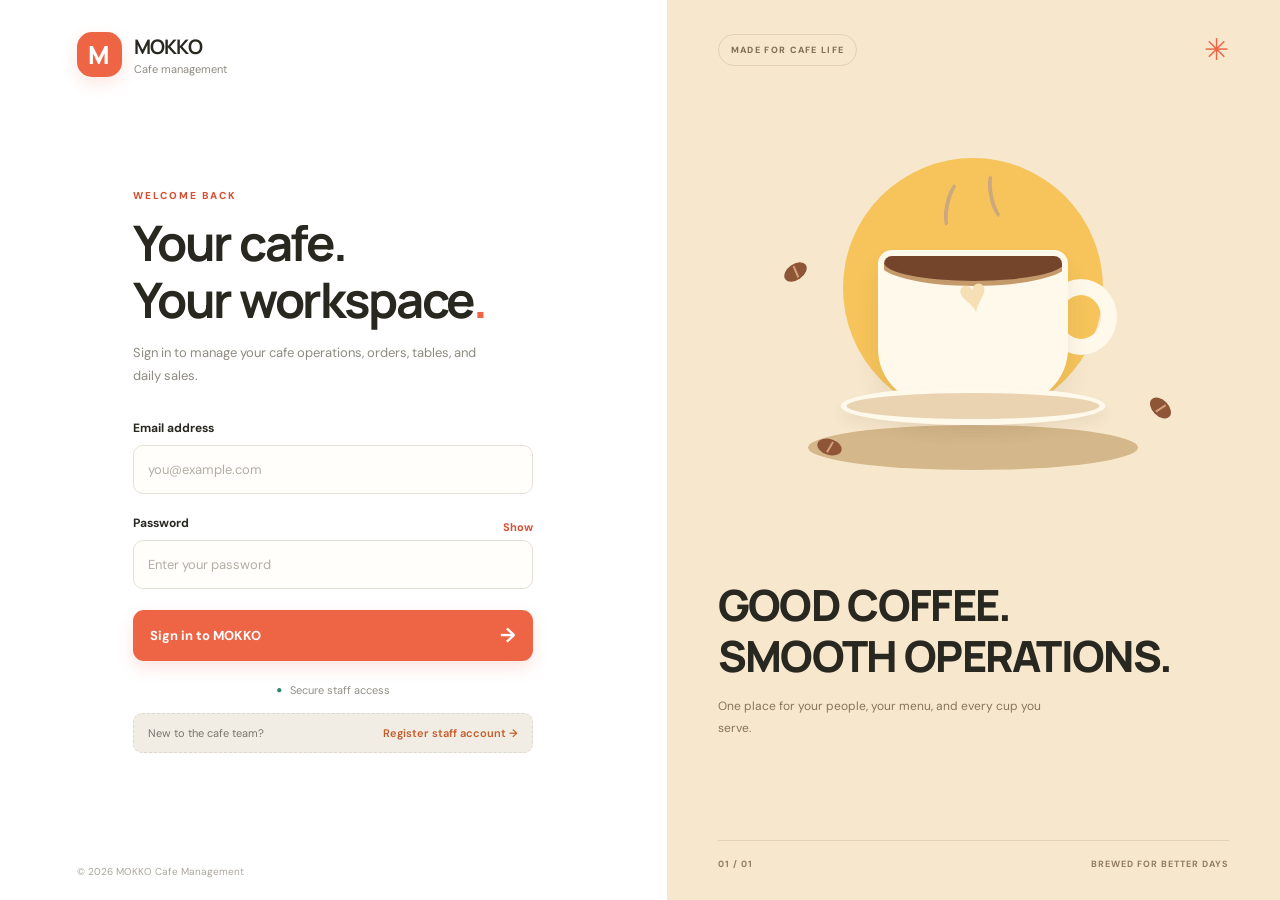
<file: frontend/index.html>
<!DOCTYPE html>
<html lang="en">

<head>
    <meta charset="UTF-8">
    <meta name="viewport" content="width=device-width, initial-scale=1.0">
    <title>MOKKO — Cafe Management</title>
    <link rel="stylesheet" href="style.css">
</head>

<body>
    <aside class="sidebar">
        <a href="#" class="brand">
            <span class="brand-icon">M</span>
            <span>
                <strong>MOKKO</strong>
                <small>Cafe management</small>
            </span>
        </a>

        <p class="nav-label">WORKSPACE</p>

        <nav class="navigation">
            <button class="nav-item active" data-page="dashboard">
                <span>▦</span> Overview
            </button>
            <button class="nav-item" data-page="menu">
                <span>☕</span> Menu
            </button>
            <button class="nav-item" data-page="tables">
                <span>▤</span> Tables
            </button>
            <button class="nav-item" data-page="orders">
                <span>≡</span> Orders
            </button>
            <button class="nav-item" data-page="kitchen">
                <span>♨</span> Kitchen
            </button>
            <button class="nav-item" data-page="billing">
                <span>₹</span> Billing
            </button>
        </nav>

        <div class="sidebar-bottom">
            <div class="coffee-art">☕</div>
            <h2>Good coffee.</h2>
            <h2>Great operations.</h2>
            <p>Everything your cafe needs, in one place.</p>
        </div>

        <div class="sidebar-footer">
            <span class="status-dot"></span>
            MOKKO system
            <span class="online">ONLINE</span>
        </div>
    </aside>

    <main class="main">
        <header class="topbar">
            <div class="breadcrumb">MOKKO <span>/</span> Workspace</div>

            <div class="topbar-right">
                <span class="date-label" id="todayDate"></span>
                <div class="avatar" id="staff-avatar" title="Logged-in staff">M</div>
                <button type="button" id="logout-btn" class="logout-btn">
                    Logout ↗
                </button>
            </div>
        </header>

        <section class="page-heading">
            <div>
                <div class="eyebrow">YOUR CAFE AT A GLANCE</div>
                <h1 id="pageTitle">
                    Good evening, <span id="staff-name">Manager</span>
                    <span>✳</span>
                </h1>
                <p id="pageDescription">
                    Here's what's happening at your cafe today.
                </p>
            </div>

            <button class="button-primary" id="refreshButton" type="button">
                ↻ <span>Refresh data</span>
            </button>
        </section>

        <div id="notice" class="notice hidden" role="alert"></div>

        <section id="dashboardPage" class="page-content">
            <div class="section-heading">
                <h2>Today's overview</h2>
                <span class="live-label"><span></span> LIVE DATA</span>
            </div>

            <div class="metrics-grid">
                <article class="metric-card sales-card">
                    <div class="metric-top">
                        <span class="metric-label">Today's sales</span>
                        <span class="metric-icon">₹</span>
                    </div>
                    <div class="metric-value" id="salesValue">₹0.00</div>
                    <div class="metric-bottom">Revenue from paid bills</div>
                    <div class="card-decoration">₹</div>
                </article>

                <article class="metric-card">
                    <div class="metric-top">
                        <span class="metric-label">Paid bills</span>
                        <span class="metric-icon green">✓</span>
                    </div>
                    <div class="metric-value" id="billsValue">—</div>
                    <div class="metric-bottom">Successfully recorded</div>
                </article>

                <article class="metric-card">
                    <div class="metric-top">
                        <span class="metric-label">Orders today</span>
                        <span class="metric-icon yellow">↗</span>
                    </div>
                    <div class="metric-value" id="ordersValue">—</div>
                    <div class="metric-bottom">Orders created today</div>
                </article>

                <article class="metric-card">
                    <div class="metric-top">
                        <span class="metric-label">Pending orders</span>
                        <span class="metric-icon blue">◷</span>
                    </div>
                    <div class="metric-value" id="pendingValue">—</div>
                    <div class="metric-bottom">Waiting for preparation</div>
                </article>
            </div>

            <div class="content-grid">
                <article class="panel kitchen-panel">
                    <div class="panel-heading">
                        <div>
                            <h2>Kitchen activity</h2>
                            <p>Order preparation at a glance</p>
                        </div>
                        <span class="panel-symbol">♨</span>
                    </div>

                    <div class="kitchen-stats">
                        <div class="kitchen-stat pending">
                            <span class="kitchen-dot"></span>
                            <span>Pending</span>
                            <strong id="kitchenPending">—</strong>
                        </div>

                        <div class="kitchen-stat preparing">
                            <span class="kitchen-dot"></span>
                            <span>Preparing</span>
                            <strong id="kitchenPreparing">—</strong>
                        </div>

                        <div class="kitchen-stat ready">
                            <span class="kitchen-dot"></span>
                            <span>Ready</span>
                            <strong id="kitchenReady">—</strong>
                        </div>
                    </div>

                    <div class="panel-footnote">
                        <span>●</span> Counts are retrieved from your API.
                    </div>
                </article>

                <article class="panel summary-panel">
                    <div class="panel-heading">
                        <div>
                            <h2>System status</h2>
                            <p>Backend connection</p>
                        </div>
                        <span class="panel-symbol">⌘</span>
                    </div>

                    <div class="system-row">
                        <span>API status</span>
                        <strong id="apiStatus" class="status-text">
                            Checking…
                        </strong>
                    </div>

                    <div class="system-row">
                        <span>Report date</span>
                        <strong id="reportDate">—</strong>
                    </div>

                    <div class="system-row">
                        <span>Application</span>
                        <strong>MOKKO v1.0</strong>
                    </div>
                </article>
            </div>

            <div class="bottom-banner">
                <div class="banner-icon">☕</div>
                <div>
                    <h3>A little coffee goes a long way.</h3>
                    <p>
                        Keep the service smooth, the coffee fresh,
                        and the customers happy.
                    </p>
                </div>
                <div class="banner-decoration">✳</div>
            </div>
        </section>

        <section id="otherPage" class="page-content hidden">
            <div class="panel placeholder-panel">
                <div class="placeholder-icon">☕</div>
                <h2 id="placeholderTitle">Coming next</h2>
                <p id="placeholderDescription">
                    This module will connect to your MOKKO backend.
                </p>
            </div>
        </section>

        <footer class="main-footer">
            <span>© 2026 MOKKO Cafe Management System</span>
            <span>Made for better cafe days <b>♥</b></span>
        </footer>
    </main>

    <script src="script.js"></script>
</body>

</html>
</file>
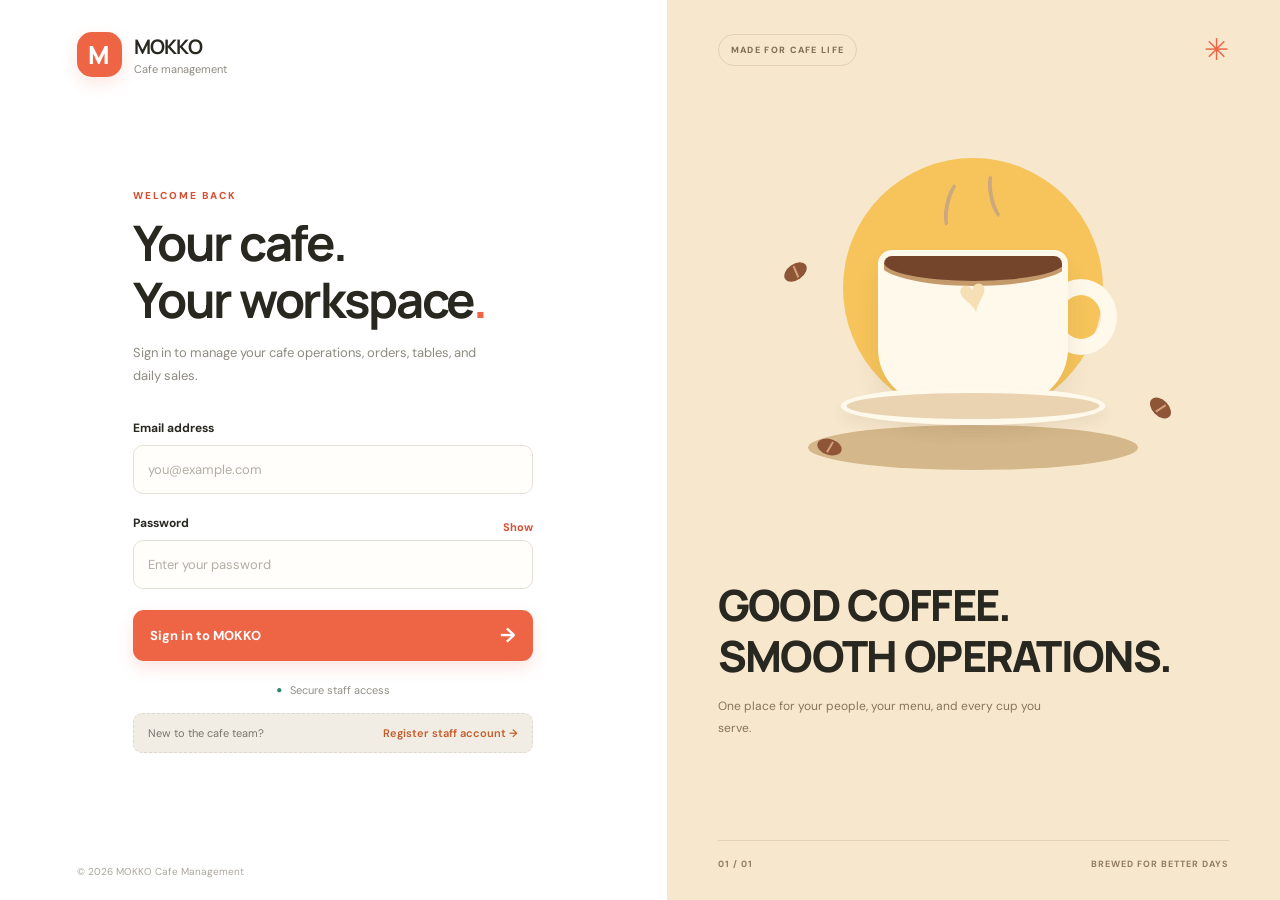
<file: frontend/admin.html>
<!DOCTYPE html>
<html lang="en">
<head>
  <meta charset="UTF-8">
  <meta name="viewport" content="width=device-width, initial-scale=1.0">
  <meta name="description" content="MOKKO Admin Dashboard — Full system control, staff management, menu configuration, and system diagnostics.">
  <title>Admin Dashboard — MOKKO</title>
  <link rel="stylesheet" href="dashboard.css">
</head>
<body data-role="admin">

<aside class="sidebar" id="sidebar">
  <div class="sidebar-header">
    <a href="#" class="brand">
      <span class="brand-icon">M</span>
      <span class="brand-text"><strong>MOKKO</strong><small>Admin Portal</small></span>
    </a>
    <button class="sidebar-toggle" id="sidebarToggle" aria-label="Toggle sidebar">
      <span></span><span></span><span></span>
    </button>
  </div>

  <div class="staff-profile" id="staffProfile">
    <div class="staff-avatar" id="sidebarAvatar" style="background: linear-gradient(135deg, #b91c1c, #7f1d1d);">A</div>
    <div class="staff-info">
      <span class="staff-name" id="sidebarName">Administrator</span>
      <span class="staff-role-badge admin">Admin</span>
    </div>
  </div>

  <p class="nav-label">SYSTEM CONTROL</p>
  <nav class="navigation">
    <button class="nav-item active" data-page="dashboard"><span class="nav-icon">▦</span><span class="nav-text">Dashboard</span></button>
    <button class="nav-item" data-page="staff"><span class="nav-icon">👥</span><span class="nav-text">Manage Staff</span></button>
    <button class="nav-item" data-page="menu"><span class="nav-icon">☕</span><span class="nav-text">Configure Menu</span></button>
    <button class="nav-item" data-page="tables"><span class="nav-icon">▤</span><span class="nav-text">Manage Tables</span></button>
    <button class="nav-item" data-page="reports"><span class="nav-icon">📊</span><span class="nav-text">View Reports</span></button>
    <button class="nav-item" data-page="system"><span class="nav-icon">⚙</span><span class="nav-text">Manage System</span></button>
  </nav>

  <div class="sidebar-footer">
    <div class="connection-status">
      <span class="status-dot" id="connDot"></span>
      <span class="status-text" id="connText">Connecting…</span>
    </div>
    <button class="logout-btn" id="logoutBtn">Sign out ↗</button>
  </div>
</aside>

<main class="main">
  <header class="topbar">
    <div class="breadcrumb"><span id="breadcrumbRole">Admin</span> <span class="sep">/</span> <span id="breadcrumbPage">Dashboard</span></div>
    <div class="topbar-right">
      <span class="date-chip" id="todayDate"></span>
      <button class="icon-btn" id="refreshBtn" title="Refresh">↻</button>
      <div class="topbar-avatar" id="topbarAvatar" style="background: linear-gradient(135deg, #b91c1c, #7f1d1d);">A</div>
    </div>
  </header>

  <div class="notice hidden" id="notice" role="alert"></div>

  <!-- 1. ADMIN DASHBOARD -->
  <section class="page active" id="page-dashboard">
    <div class="page-hero">
      <div>
        <div class="eyebrow">SYSTEM OVERVIEW</div>
        <h1>Welcome, <span id="greetName">Administrator</span> <span class="sparkle">✳</span></h1>
        <p class="hero-sub">Complete system control, staff oversight, and cafe infrastructure.</p>
      </div>
      <button class="btn-primary" id="heroRefreshBtn">↻ Refresh</button>
    </div>

    <div class="metrics-grid">
      <article class="metric-card accent-green">
        <div class="metric-top"><span class="metric-label">Today's Revenue</span><span class="metric-icon">₹</span></div>
        <div class="metric-value" id="m-sales">—</div>
        <div class="metric-sub">Total settled sales</div>
        <div class="metric-glow"></div>
      </article>
      <article class="metric-card accent-blue">
        <div class="metric-top"><span class="metric-label">Paid Bills</span><span class="metric-icon">✓</span></div>
        <div class="metric-value" id="m-bills">—</div>
        <div class="metric-sub">Completed dining bills</div>
        <div class="metric-glow"></div>
      </article>
      <article class="metric-card accent-yellow">
        <div class="metric-top"><span class="metric-label">Total Orders</span><span class="metric-icon">↗</span></div>
        <div class="metric-value" id="m-orders">—</div>
        <div class="metric-sub">Orders processed today</div>
        <div class="metric-glow"></div>
      </article>
      <article class="metric-card accent-red">
        <div class="metric-top"><span class="metric-label">Active Staff</span><span class="metric-icon">👥</span></div>
        <div class="metric-value" id="m-staff-count">—</div>
        <div class="metric-sub">Registered team accounts</div>
        <div class="metric-glow"></div>
      </article>
    </div>

    <div class="two-col-grid">
      <article class="panel">
        <div class="panel-header"><div><h2>Kitchen &amp; Order Pipeline</h2><p>Live operational status</p></div><span class="panel-icon">♨</span></div>
        <div class="kitchen-bars">
          <div class="kbar pending"><div class="kbar-label"><span class="kdot"></span> Pending</div><strong id="k-pending">—</strong></div>
          <div class="kbar preparing"><div class="kbar-label"><span class="kdot"></span> Preparing</div><strong id="k-preparing">—</strong></div>
          <div class="kbar ready"><div class="kbar-label"><span class="kdot"></span> Ready</div><strong id="k-ready">—</strong></div>
        </div>
      </article>

      <article class="panel">
        <div class="panel-header"><div><h2>Top Popular Items</h2><p>Best selling items today</p></div><span class="panel-icon">⭐</span></div>
        <div id="popularList" class="popular-list"><div class="loading-row">Loading popular items…</div></div>
      </article>
    </div>
  </section>

  <!-- 2. MANAGE STAFF -->
  <section class="page hidden" id="page-staff">
    <div class="page-hero small">
      <div>
        <div class="eyebrow">WORKFORCE &amp; ACCESS</div>
        <h1>Staff Directory <span class="sparkle">👥</span></h1>
        <p class="hero-sub">Manage all cafe personnel, roles, permissions, and registration</p>
      </div>
      <div class="hero-actions">
        <button class="btn-primary" id="openRegStaffModalBtn">+ Register New Staff</button>
        <button class="btn-outline" id="refreshStaffBtn">↻ Refresh</button>
      </div>
    </div>

    <article class="panel full-panel">
      <div class="panel-header">
        <div>
          <h2>All Staff Members</h2>
          <p>Activate, deactivate, or review cafe personnel</p>
        </div>
        <span class="panel-icon">📋</span>
      </div>
      <div id="staffTableContainer" class="staff-table-container">
        <div class="loading-row">Loading staff members…</div>
      </div>
    </article>
  </section>

  <!-- 3. CONFIGURE MENU -->
  <section class="page hidden" id="page-menu">
    <div class="page-hero small">
      <div>
        <div class="eyebrow">MENU CONFIGURATION</div>
        <h1>Menu Categories &amp; Items <span class="sparkle">☕</span></h1>
        <p class="hero-sub">Configure categories, pricing, item details, and availability</p>
      </div>
      <div class="hero-actions">
        <select id="menuCatFilter" class="ctrl-select"><option value="">All categories</option></select>
        <button class="btn-primary" id="addItemBtn">+ Add Item</button>
        <button class="btn-outline" id="addCatBtn">+ Category</button>
      </div>
    </div>
    <div id="menuGrid" class="menu-grid"><div class="loading-row">Loading menu…</div></div>
  </section>

  <!-- 4. MANAGE TABLES -->
  <section class="page hidden" id="page-tables">
    <div class="page-hero small">
      <div>
        <div class="eyebrow">FLOOR ARCHITECTURE</div>
        <h1>Cafe Tables <span class="sparkle">▤</span></h1>
        <p class="hero-sub">Configure table numbers, seat capacities, and floor availability</p>
      </div>
      <div class="hero-actions">
        <button class="btn-primary" id="addTableBtn">+ Add Table</button>
        <button class="btn-outline" id="refreshTablesBtn">↻ Refresh</button>
      </div>
    </div>
    <div id="tablesGrid" class="tables-grid"><div class="loading-row">Loading tables…</div></div>
  </section>

  <!-- 5. VIEW REPORTS -->
  <section class="page hidden" id="page-reports">
    <div class="page-hero small">
      <div>
        <div class="eyebrow">FINANCIAL AUDIT</div>
        <h1>Financial &amp; Operational Reports <span class="sparkle">📊</span></h1>
        <p class="hero-sub">Track revenue, order volumes, and financial history</p>
      </div>
      <div class="report-controls">
        <label class="ctrl-label">Period</label>
        <select id="reportDays" class="ctrl-select">
          <option value="7">Last 7 days</option>
          <option value="14">Last 14 days</option>
          <option value="30">Last 30 days</option>
        </select>
        <button class="btn-primary" id="loadReportBtn">Load Report</button>
      </div>
    </div>
    <div class="metrics-grid small">
      <article class="metric-card accent-green">
        <div class="metric-top"><span class="metric-label">Total Revenue</span><span class="metric-icon">₹</span></div>
        <div class="metric-value" id="r-total">—</div>
        <div class="metric-sub" id="r-period">for selected period</div>
        <div class="metric-glow"></div>
      </article>
    </div>
    <article class="panel full-panel">
      <div class="panel-header"><div><h2>Daily Revenue Breakdown</h2><p>Revenue collected per day</p></div><span class="panel-icon">₹</span></div>
      <div id="salesChart" class="sales-chart-container"><div class="loading-row">Select a period and click Load Report.</div></div>
    </article>
  </section>

  <!-- 6. MANAGE SYSTEM -->
  <section class="page hidden" id="page-system">
    <div class="page-hero small">
      <div>
        <div class="eyebrow">INFRASTRUCTURE</div>
        <h1>System Control &amp; Health <span class="sparkle">⚙</span></h1>
        <p class="hero-sub">Server connectivity, security protocols, and database state</p>
      </div>
    </div>

    <div class="two-col-grid">
      <article class="panel">
        <div class="panel-header"><div><h2>System Health Status</h2><p>Core backend services</p></div><span class="panel-icon">🛡</span></div>
        <div class="system-status-list">
          <div class="system-status-row">
            <span>FastAPI REST Server</span>
            <span class="badge-status online" id="sysApiStatus">● Online (Port 8000)</span>
          </div>
          <div class="system-status-row">
            <span>SQLite Database Engine</span>
            <span class="badge-status online" id="sysDbStatus">● Connected (mokko.db)</span>
          </div>
          <div class="system-status-row">
            <span>Auth &amp; JWT Security</span>
            <span class="badge-status online">● HS256 Active</span>
          </div>
          <div class="system-status-row">
            <span>Role-Based Access Control</span>
            <span class="badge-status online">● Enforced (Admin/Manager/Waiter)</span>
          </div>
        </div>
      </article>

      <article class="panel">
        <div class="panel-header"><div><h2>System Operations</h2><p>Administrative maintenance</p></div><span class="panel-icon">⚡</span></div>
        <div class="system-actions">
          <p style="font-size:12px; color:#78756c; margin-bottom:12px;">Quick administrative actions for the cafe workspace:</p>
          <div style="display: flex; gap: 10px; flex-wrap: wrap;">
            <button class="btn-outline" id="sysCheckConnBtn">↻ Ping Backend API</button>
            <button class="btn-outline" id="sysClearCacheBtn">🗑 Clear Local Session Cache</button>
            <a href="register.html" class="btn-primary" style="text-decoration:none; display:inline-block;" target="_blank">↗ Open Register Page</a>
          </div>
          <div id="sysActionResult" class="bill-result hidden" style="margin-top: 14px;"></div>
        </div>
      </article>
    </div>
  </section>

  <footer class="main-footer">
    <span>© 2026 MOKKO Cafe Management System</span>
    <span>Administrator System Control Portal ☕</span>
  </footer>
</main>

<!-- MODAL -->
<div class="modal-overlay hidden" id="modalOverlay">
  <div class="modal" id="modalBox" role="dialog" aria-modal="true">
    <button class="modal-close" id="modalClose">✕</button>
    <div id="modalContent"></div>
  </div>
</div>

<script src="dashboard.js"></script>
</body>
</html>
</file>
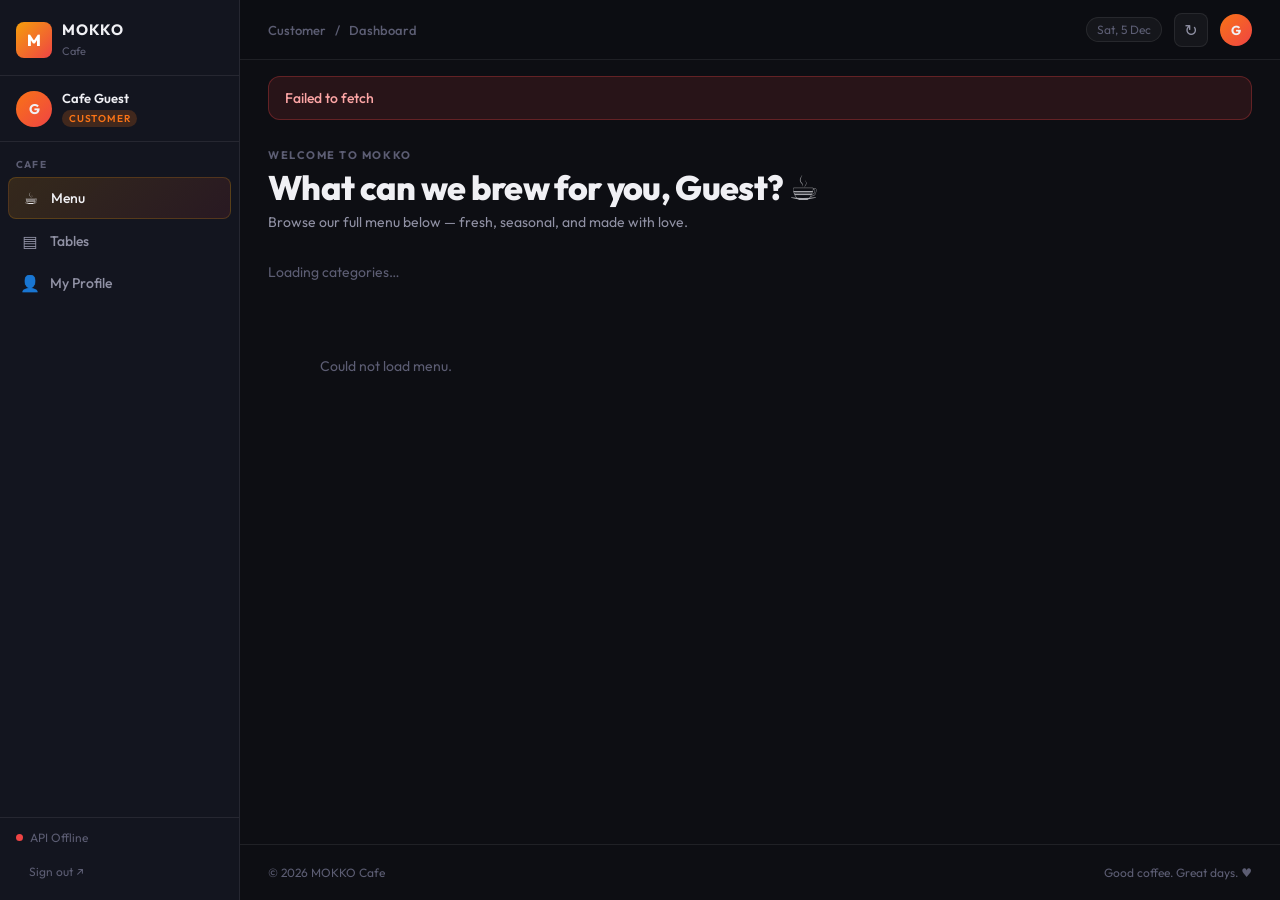
<file: frontend/customer.html>
<!DOCTYPE html>
<html lang="en">
<head>
  <meta charset="UTF-8">
  <meta name="viewport" content="width=device-width, initial-scale=1.0">
  <meta name="description" content="MOKKO Cafe — Browse our menu, check table availability.">
  <title>MOKKO Cafe — Menu</title>
  <link rel="stylesheet" href="dashboard.css">
</head>
<body data-role="customer">

<aside class="sidebar" id="sidebar">
  <div class="sidebar-header">
    <a href="#" class="brand">
      <span class="brand-icon">M</span>
      <span class="brand-text"><strong>MOKKO</strong><small>Cafe</small></span>
    </a>
    <button class="sidebar-toggle" id="sidebarToggle" aria-label="Toggle sidebar">
      <span></span><span></span><span></span>
    </button>
  </div>

  <div class="staff-profile">
    <div class="staff-avatar" id="sidebarAvatar" style="background:linear-gradient(135deg,#f97316,#ef4444)">G</div>
    <div class="staff-info">
      <span class="staff-name" id="sidebarName">Guest</span>
      <span class="staff-role-badge customer">Customer</span>
    </div>
  </div>

  <p class="nav-label">CAFE</p>
  <nav class="navigation">
    <button class="nav-item active" data-page="dashboard"><span class="nav-icon">☕</span><span class="nav-text">Menu</span></button>
    <button class="nav-item" data-page="tables"><span class="nav-icon">▤</span><span class="nav-text">Tables</span></button>
    <button class="nav-item" data-page="profile"><span class="nav-icon">👤</span><span class="nav-text">My Profile</span></button>
  </nav>

  <div class="sidebar-footer">
    <div class="connection-status">
      <span class="status-dot" id="connDot"></span>
      <span class="status-text" id="connText">Connecting…</span>
    </div>
    <button class="logout-btn" id="logoutBtn">Sign out ↗</button>
  </div>
</aside>

<main class="main">
  <header class="topbar">
    <div class="breadcrumb"><span id="breadcrumbRole">MOKKO Cafe</span> <span class="sep">/</span> <span id="breadcrumbPage">Menu</span></div>
    <div class="topbar-right">
      <span class="date-chip" id="todayDate"></span>
      <button class="icon-btn" id="refreshBtn" title="Refresh">↻</button>
      <div class="topbar-avatar" id="topbarAvatar" style="background:linear-gradient(135deg,#f97316,#ef4444)">G</div>
    </div>
  </header>

  <div class="notice hidden" id="notice" role="alert"></div>

  <!-- MENU (customer default view) -->
  <section class="page active" id="page-dashboard">
    <div class="page-hero">
      <div>
        <div class="eyebrow">WELCOME TO MOKKO</div>
        <h1>What can we brew for you, <span id="greetName">friend</span>? <span class="sparkle">☕</span></h1>
        <p class="hero-sub">Browse our full menu below — fresh, seasonal, and made with love.</p>
      </div>
    </div>

    <!-- Category filter pills -->
    <div id="catPills" class="cat-pills">
      <div class="loading-row" style="padding:8px 0">Loading categories…</div>
    </div>

    <!-- Menu grid -->
    <div id="menuGrid" class="menu-grid">
      <div class="loading-row">Loading menu…</div>
    </div>
  </section>

  <!-- TABLES (read-only for customer) -->
  <section class="page hidden" id="page-tables">
    <div class="page-hero small">
      <div>
        <div class="eyebrow">TABLE AVAILABILITY</div>
        <h1>Our Tables <span class="sparkle">▤</span></h1>
        <p class="hero-sub">Check which tables are available right now</p>
      </div>
      <button class="btn-outline" id="refreshTablesBtn">↻ Refresh</button>
    </div>
    <div id="tablesGrid" class="tables-grid"><div class="loading-row">Loading tables…</div></div>
    <article class="panel" style="margin-top:0">
      <div class="panel-header"><div><h2>Table Legend</h2><p>Status guide</p></div><span class="panel-icon">ℹ</span></div>
      <div style="display:flex;gap:12px;flex-wrap:wrap">
        <span class="table-status-pill available">Available — walk right in!</span>
        <span class="table-status-pill occupied">Occupied — currently in use</span>
        <span class="table-status-pill reserved" style="background:rgba(245,158,11,0.15);color:var(--accent-yellow)">Reserved</span>
      </div>
    </article>
  </section>

  <!-- PROFILE -->
  <section class="page hidden" id="page-profile">
    <div class="page-hero small">
      <div>
        <div class="eyebrow">ACCOUNT</div>
        <h1>My Profile <span class="sparkle">👤</span></h1>
        <p class="hero-sub">Your MOKKO account</p>
      </div>
    </div>
    <div class="billing-grid">
      <article class="panel">
        <div class="panel-header"><div><h2>Account Details</h2><p>Your info on file</p></div><span class="panel-icon">👤</span></div>
        <div id="myProfile" class="profile-card"><div class="loading-row">Loading…</div></div>
      </article>
      <article class="panel">
        <div class="panel-header"><div><h2>About MOKKO</h2><p>A place for coffee lovers</p></div><span class="panel-icon">☕</span></div>
        <div style="font-size:14px;color:var(--text-secondary);line-height:1.7;">
          <p>MOKKO is a modern cafe management system built for smooth, seamless cafe operations.</p>
          <br>
          <p>Whether you're here for a quick espresso or a long brunch, we've got you covered.</p>
          <br>
          <p style="color:var(--accent-yellow);font-weight:600">GOOD COFFEE. SMOOTH OPERATIONS.</p>
        </div>
      </article>
    </div>
  </section>

  <footer class="main-footer">
    <span>© 2026 MOKKO Cafe</span>
    <span>Good coffee. Great days. ♥</span>
  </footer>
</main>

<!-- MODAL (not used for customers, but kept for consistency) -->
<div class="modal-overlay hidden" id="modalOverlay">
  <div class="modal" id="modalBox" role="dialog" aria-modal="true">
    <button class="modal-close" id="modalClose">✕</button>
    <div id="modalContent"></div>
  </div>
</div>

<script src="dashboard.js"></script>
<script>
  // Customer: load profile on profile tab click
  document.querySelector('[data-page="profile"]')?.addEventListener('click', () => {
    setTimeout(loadMyProfile, 100);
  });
</script>
</body>
</html>
</file>
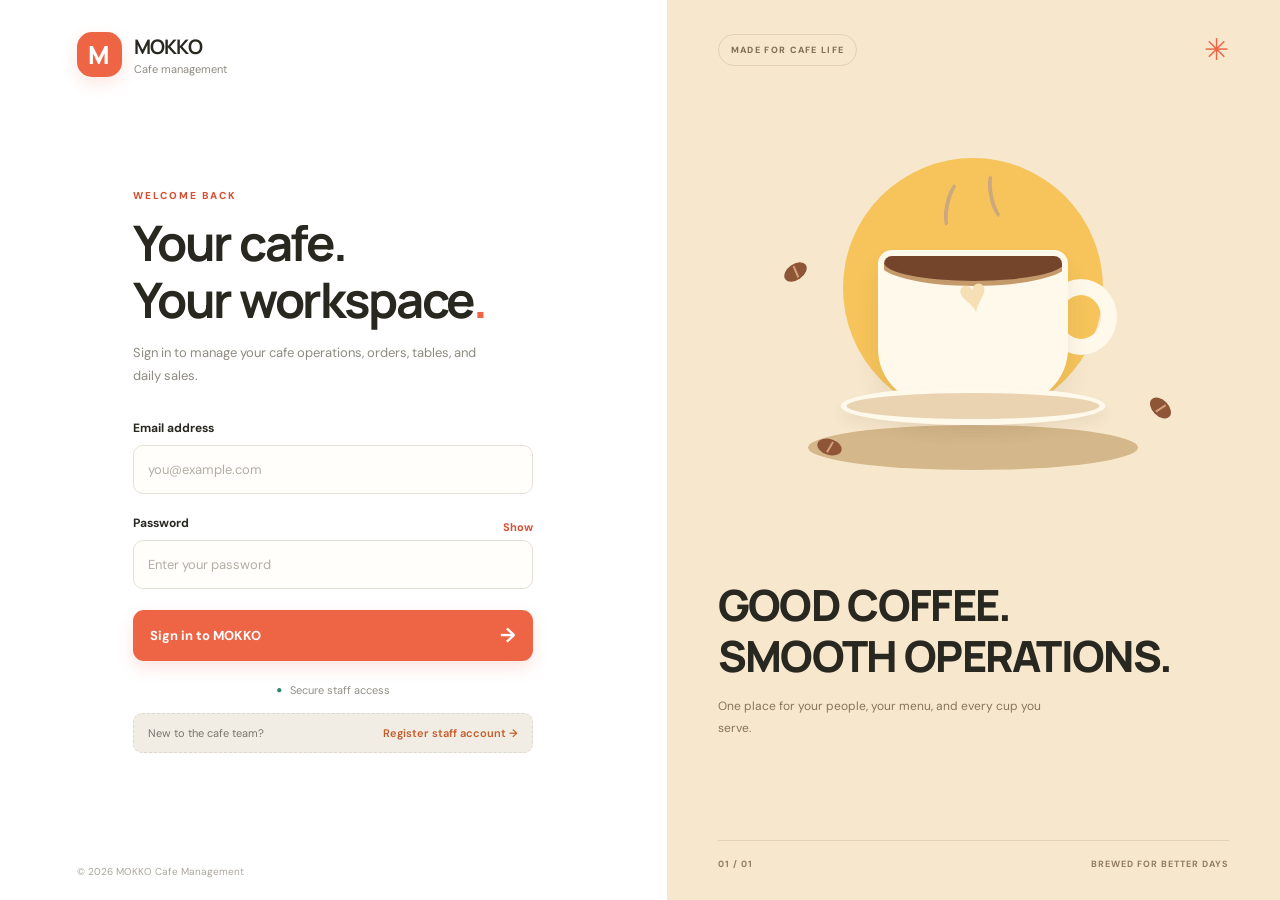
<file: frontend/login.html>
<!DOCTYPE html>
<html lang="en">
<head>
    <meta charset="UTF-8">
    <meta name="viewport" content="width=device-width, initial-scale=1.0">
    <meta name="theme-color" content="#f8f6f1">
    <title>Sign in — MOKKO</title>
    <link rel="stylesheet" href="login.css">
</head>
<body>
    <main class="login-layout">
        <section class="login-panel">
            <a href="login.html" class="brand">
                <span class="brand-icon">M</span>
                <span>
                    <strong>MOKKO</strong>
                    <small>Cafe management</small>
                </span>
            </a>

            <div class="login-content">
                <div class="eyebrow">WELCOME BACK</div>
                <h1>Your cafe.<br>Your workspace<span>.</span></h1>
                <p class="intro">
                    Sign in to manage your cafe operations, orders,
                    tables, and daily sales.
                </p>

                <form id="loginForm">
                    <div class="field">
                        <label for="email">Email address</label>
                        <input
                            type="email"
                            id="email"
                            name="email"
                            placeholder="you@example.com"
                            autocomplete="username"
                            required
                        >
                    </div>

                    <div class="field">
                        <div class="password-label">
                            <label for="password">Password</label>
                            <button
                                type="button"
                                id="togglePassword"
                                class="text-button"
                            >Show</button>
                        </div>
                        <input
                            type="password"
                            id="password"
                            name="password"
                            placeholder="Enter your password"
                            autocomplete="current-password"
                            required
                        >
                    </div>

                    <div id="loginMessage" class="message hidden" role="alert"></div>

                    <button type="submit" id="loginButton" class="submit-button">
                        <span id="buttonText">Sign in to MOKKO</span>
                        <span aria-hidden="true">→</span>
                    </button>
                </form>

                <div class="security-note">
                    <span>●</span>
                    Secure staff access
                </div>

                <div class="register-link-box">
                    <span>New to the cafe team?</span>
                    <a href="register.html" class="register-link">Register staff account →</a>
                </div>
            </div>

            <footer class="login-footer">
                © 2026 MOKKO Cafe Management
            </footer>
        </section>

        <aside class="visual-panel">
            <div class="visual-top">
                <span class="visual-tag">MADE FOR CAFE LIFE</span>
                <span class="sparkle">✳</span>
            </div>

            <div class="coffee-illustration" aria-label="Coffee cup illustration">
                <div class="sun"></div>
                <div class="steam steam-one"></div>
                <div class="steam steam-two"></div>
                <div class="cup">
                    <div class="coffee"></div>
                    <div class="latte-art">♥</div>
                </div>
                <div class="cup-handle"></div>
                <div class="saucer"></div>
                <div class="coffee-bean bean-one"></div>
                <div class="coffee-bean bean-two"></div>
                <div class="coffee-bean bean-three"></div>
                <div class="table-shadow"></div>
            </div>

            <div class="visual-copy">
                <div class="visual-quote">GOOD COFFEE.<br>SMOOTH OPERATIONS.</div>
                <p>One place for your people, your menu, and every cup you serve.</p>
            </div>

            <div class="visual-bottom">
                <span>01 / 01</span>
                <span>BREWED FOR BETTER DAYS</span>
            </div>
        </aside>
    </main>

    <script src="login.js"></script>
</body>
</html>
</file>
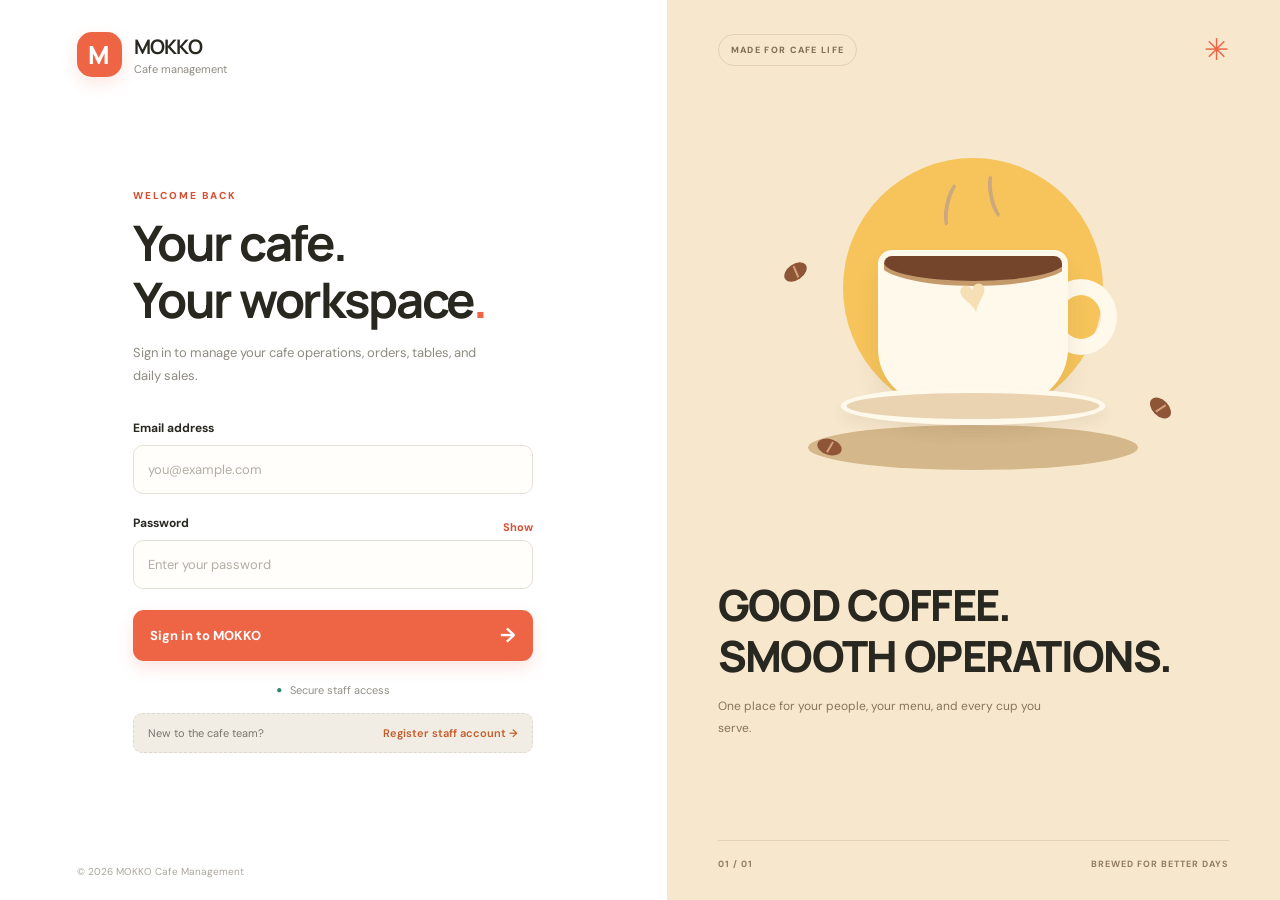
<file: frontend/manager.html>
<!DOCTYPE html>
<html lang="en">
<head>
  <meta charset="UTF-8">
  <meta name="viewport" content="width=device-width, initial-scale=1.0">
  <meta name="description" content="MOKKO Manager Dashboard — Full control over cafe operations, reports, menu and staff.">
  <title>Manager Dashboard — MOKKO</title>
  <link rel="stylesheet" href="dashboard.css">
</head>
<body data-role="manager">

<aside class="sidebar" id="sidebar">
  <div class="sidebar-header">
    <a href="#" class="brand">
      <span class="brand-icon">M</span>
      <span class="brand-text"><strong>MOKKO</strong><small>Manager Portal</small></span>
    </a>
    <button class="sidebar-toggle" id="sidebarToggle" aria-label="Toggle sidebar">
      <span></span><span></span><span></span>
    </button>
  </div>

  <div class="staff-profile" id="staffProfile">
    <div class="staff-avatar" id="sidebarAvatar">M</div>
    <div class="staff-info">
      <span class="staff-name" id="sidebarName">Manager</span>
      <span class="staff-role-badge manager">Manager</span>
    </div>
  </div>

  <p class="nav-label">WORKSPACE</p>
  <nav class="navigation">
    <button class="nav-item active" data-page="dashboard"><span class="nav-icon">▦</span><span class="nav-text">Dashboard</span></button>
    <button class="nav-item" data-page="reports"><span class="nav-icon">📊</span><span class="nav-text">Reports</span></button>
    <button class="nav-item" data-page="menu"><span class="nav-icon">☕</span><span class="nav-text">Menu</span></button>
    <button class="nav-item" data-page="tables"><span class="nav-icon">▤</span><span class="nav-text">Tables</span></button>
    <button class="nav-item" data-page="kitchen"><span class="nav-icon">♨</span><span class="nav-text">Kitchen</span></button>
    <button class="nav-item" data-page="orders"><span class="nav-icon">≡</span><span class="nav-text">Orders</span></button>
    <button class="nav-item" data-page="billing"><span class="nav-icon">₹</span><span class="nav-text">Billing</span></button>
    <button class="nav-item" data-page="staff"><span class="nav-icon">👥</span><span class="nav-text">Staff</span></button>
  </nav>

  <div class="sidebar-footer">
    <div class="connection-status">
      <span class="status-dot" id="connDot"></span>
      <span class="status-text" id="connText">Connecting…</span>
    </div>
    <button class="logout-btn" id="logoutBtn">Sign out ↗</button>
  </div>
</aside>

<main class="main">
  <header class="topbar">
    <div class="breadcrumb"><span id="breadcrumbRole">Manager</span> <span class="sep">/</span> <span id="breadcrumbPage">Dashboard</span></div>
    <div class="topbar-right">
      <span class="date-chip" id="todayDate"></span>
      <button class="icon-btn" id="refreshBtn" title="Refresh">↻</button>
      <div class="topbar-avatar" id="topbarAvatar">M</div>
    </div>
  </header>

  <div class="notice hidden" id="notice" role="alert"></div>

  <!-- DASHBOARD -->
  <section class="page active" id="page-dashboard">
    <div class="page-hero">
      <div>
        <div class="eyebrow">YOUR CAFE AT A GLANCE</div>
        <h1>Good to see you, <span id="greetName">Manager</span> <span class="sparkle">✳</span></h1>
        <p class="hero-sub">Here's what's happening at MOKKO today.</p>
      </div>
      <button class="btn-primary" id="heroRefreshBtn">↻ Refresh</button>
    </div>
    <div class="metrics-grid">
      <article class="metric-card accent-green">
        <div class="metric-top"><span class="metric-label">Today's Sales</span><span class="metric-icon">₹</span></div>
        <div class="metric-value" id="m-sales">—</div>
        <div class="metric-sub">Revenue from paid bills</div>
        <div class="metric-glow"></div>
      </article>
      <article class="metric-card accent-blue">
        <div class="metric-top"><span class="metric-label">Paid Bills</span><span class="metric-icon">✓</span></div>
        <div class="metric-value" id="m-bills">—</div>
        <div class="metric-sub">Successfully closed</div>
        <div class="metric-glow"></div>
      </article>
      <article class="metric-card accent-yellow">
        <div class="metric-top"><span class="metric-label">Orders Today</span><span class="metric-icon">↗</span></div>
        <div class="metric-value" id="m-orders">—</div>
        <div class="metric-sub">Total orders placed</div>
        <div class="metric-glow"></div>
      </article>
      <article class="metric-card accent-red">
        <div class="metric-top"><span class="metric-label">Pending Orders</span><span class="metric-icon">◷</span></div>
        <div class="metric-value" id="m-pending">—</div>
        <div class="metric-sub">Awaiting kitchen</div>
        <div class="metric-glow"></div>
      </article>
    </div>
    <div class="two-col-grid">
      <article class="panel">
        <div class="panel-header"><div><h2>Kitchen Activity</h2><p>Live preparation status</p></div><span class="panel-icon">♨</span></div>
        <div class="kitchen-bars">
          <div class="kbar pending"><div class="kbar-label"><span class="kdot"></span> Pending</div><strong id="k-pending">—</strong></div>
          <div class="kbar preparing"><div class="kbar-label"><span class="kdot"></span> Preparing</div><strong id="k-preparing">—</strong></div>
          <div class="kbar ready"><div class="kbar-label"><span class="kdot"></span> Ready</div><strong id="k-ready">—</strong></div>
        </div>
      </article>
      <article class="panel">
        <div class="panel-header"><div><h2>Popular Items</h2><p>Top selling this period</p></div><span class="panel-icon">⭐</span></div>
        <div id="popularList" class="popular-list"><div class="loading-row">Loading…</div></div>
      </article>
    </div>
  </section>

  <!-- REPORTS -->
  <section class="page hidden" id="page-reports">
    <div class="page-hero small">
      <div>
        <div class="eyebrow">ANALYTICS</div>
        <h1>Sales Reports <span class="sparkle">📊</span></h1>
        <p class="hero-sub">Revenue trends and daily performance</p>
      </div>
      <div class="report-controls">
        <label class="ctrl-label">Period</label>
        <select id="reportDays" class="ctrl-select">
          <option value="7">7 days</option>
          <option value="14">14 days</option>
          <option value="30">30 days</option>
        </select>
        <button class="btn-primary" id="loadReportBtn">Load</button>
      </div>
    </div>
    <div class="metrics-grid small">
      <article class="metric-card accent-green">
        <div class="metric-top"><span class="metric-label">Total Revenue</span><span class="metric-icon">₹</span></div>
        <div class="metric-value" id="r-total">—</div>
        <div class="metric-sub" id="r-period">for selected period</div>
        <div class="metric-glow"></div>
      </article>
    </div>
    <article class="panel full-panel">
      <div class="panel-header"><div><h2>Daily Sales</h2><p>Revenue per day</p></div><span class="panel-icon">₹</span></div>
      <div id="salesChart" class="sales-chart-container"><div class="loading-row">Select a period and click Load.</div></div>
    </article>
  </section>

  <!-- MENU -->
  <section class="page hidden" id="page-menu">
    <div class="page-hero small">
      <div>
        <div class="eyebrow">MENU MANAGEMENT</div>
        <h1>Menu Items <span class="sparkle">☕</span></h1>
        <p class="hero-sub">Manage categories and menu items</p>
      </div>
      <div class="hero-actions">
        <select id="menuCatFilter" class="ctrl-select"><option value="">All categories</option></select>
        <button class="btn-primary" id="addItemBtn">+ Add Item</button>
        <button class="btn-outline" id="addCatBtn">+ Category</button>
      </div>
    </div>
    <div id="menuGrid" class="menu-grid"><div class="loading-row">Loading menu…</div></div>
  </section>

  <!-- TABLES -->
  <section class="page hidden" id="page-tables">
    <div class="page-hero small">
      <div>
        <div class="eyebrow">TABLE MANAGEMENT</div>
        <h1>Tables <span class="sparkle">▤</span></h1>
        <p class="hero-sub">Cafe floor at a glance — click a table to seat customers</p>
      </div>
      <div class="hero-actions">
        <button class="btn-primary" id="addTableBtn">+ Add Table</button>
        <button class="btn-outline" id="refreshTablesBtn">↻ Refresh</button>
      </div>
    </div>
    <div id="tablesGrid" class="tables-grid"><div class="loading-row">Loading tables…</div></div>
  </section>

  <!-- KITCHEN -->
  <section class="page hidden" id="page-kitchen">
    <div class="page-hero small">
      <div>
        <div class="eyebrow">KITCHEN MONITOR</div>
        <h1>Kitchen Queue <span class="sparkle">♨</span></h1>
        <p class="hero-sub">Live monitoring of orders being prepared in the kitchen</p>
      </div>
      <button class="btn-outline" id="refreshKitchenBtn">↻ Refresh</button>
    </div>
    <div id="kitchenContainer" class="orders-container"><div class="loading-row">Loading kitchen queue…</div></div>
  </section>

  <!-- ORDERS -->
  <section class="page hidden" id="page-orders">
    <div class="page-hero small">
      <div>
        <div class="eyebrow">ORDER MANAGEMENT</div>
        <h1>Orders <span class="sparkle">≡</span></h1>
        <p class="hero-sub">All orders across the cafe — update status as needed</p>
      </div>
      <div class="hero-actions">
        <select id="orderStatusFilter" class="ctrl-select">
          <option value="">All statuses</option>
          <option value="pending">Pending</option>
          <option value="preparing">Preparing</option>
          <option value="ready">Ready</option>
          <option value="served">Served</option>
          <option value="cancelled">Cancelled</option>
        </select>
        <button class="btn-primary" id="filterOrdersBtn">Filter</button>
      </div>
    </div>
    <div id="ordersContainer" class="orders-container"><div class="loading-row">Loading orders…</div></div>
  </section>

  <!-- BILLING -->
  <section class="page hidden" id="page-billing">
    <div class="page-hero small">
      <div>
        <div class="eyebrow">BILLING &amp; PAYMENTS</div>
        <h1>Billing <span class="sparkle">₹</span></h1>
        <p class="hero-sub">Generate bills and record payments</p>
      </div>
    </div>
    <div class="billing-grid">
      <article class="panel">
        <div class="panel-header"><div><h2>Generate Bill</h2><p>By dining session ID</p></div><span class="panel-icon">📄</span></div>
        <div class="form-group">
          <label class="form-label">Session ID</label>
          <input class="form-input" type="number" id="billSessionId" placeholder="e.g. 4" min="1">
        </div>
        <button class="btn-primary full-w" id="genBillBtn">Generate Bill</button>
        <div id="billResult" class="bill-result hidden"></div>
      </article>
      <article class="panel">
        <div class="panel-header"><div><h2>Record Payment</h2><p>Mark bill as paid</p></div><span class="panel-icon">💳</span></div>
        <div class="form-group">
          <label class="form-label">Bill ID</label>
          <input class="form-input" type="number" id="payBillId" placeholder="e.g. 2" min="1">
        </div>
        <div class="form-group">
          <label class="form-label">Amount (₹)</label>
          <input class="form-input" type="number" id="payAmount" placeholder="0.00" step="0.01" min="0.01">
        </div>
        <div class="form-group">
          <label class="form-label">Payment Method</label>
          <select class="form-input" id="payMethod">
            <option value="cash">Cash</option>
            <option value="card">Card</option>
            <option value="upi">UPI</option>
          </select>
        </div>
        <button class="btn-primary full-w" id="recordPayBtn">Record Payment</button>
        <div id="payResult" class="bill-result hidden"></div>
      </article>
    </div>
  </section>

  <!-- STAFF -->
  <section class="page hidden" id="page-staff">
    <div class="page-hero small">
      <div>
        <div class="eyebrow">STAFF MANAGEMENT</div>
        <h1>Your Team <span class="sparkle">👥</span></h1>
        <p class="hero-sub">View your profile and register new team members</p>
      </div>
    </div>
    <div class="billing-grid">
      <article class="panel">
        <div class="panel-header"><div><h2>My Profile</h2><p>Logged-in account details</p></div><span class="panel-icon">👤</span></div>
        <div id="myProfile" class="profile-card"><div class="loading-row">Loading…</div></div>
      </article>
      <article class="panel">
        <div class="panel-header"><div><h2>Register Staff</h2><p>Add waiter, cashier, chef or manager</p></div><span class="panel-icon">➕</span></div>
        <form id="registerForm">
          <div class="form-group"><label class="form-label">Full Name</label><input class="form-input" type="text" id="reg-name" placeholder="Jane Doe" required></div>
          <div class="form-group"><label class="form-label">Email</label><input class="form-input" type="email" id="reg-email" placeholder="jane@mokko.in" required></div>
          <div class="form-group"><label class="form-label">Password</label><input class="form-input" type="password" id="reg-password" placeholder="min 6 chars" required></div>
          <div class="form-group"><label class="form-label">Phone</label><input class="form-input" type="tel" id="reg-phone" placeholder="+91 00000 00000"></div>
          <div class="form-group">
            <label class="form-label">Role</label>
            <select class="form-input" id="reg-role">
              <option value="waiter">Waiter</option>
              <option value="cashier">Cashier</option>
              <option value="chef">Chef</option>
              <option value="manager">Manager</option>
            </select>
          </div>
          <button class="btn-primary full-w" type="submit">Register Staff</button>
          <div id="regResult" class="bill-result hidden"></div>
        </form>
      </article>
    </div>
  </section>

  <footer class="main-footer">
    <span>© 2026 MOKKO Cafe Management System</span>
    <span>Manager Portal ♥</span>
  </footer>
</main>

<!-- MODAL -->
<div class="modal-overlay hidden" id="modalOverlay">
  <div class="modal" id="modalBox" role="dialog" aria-modal="true">
    <button class="modal-close" id="modalClose">✕</button>
    <div id="modalContent"></div>
  </div>
</div>

<script src="dashboard.js"></script>
</body>
</html>
</file>
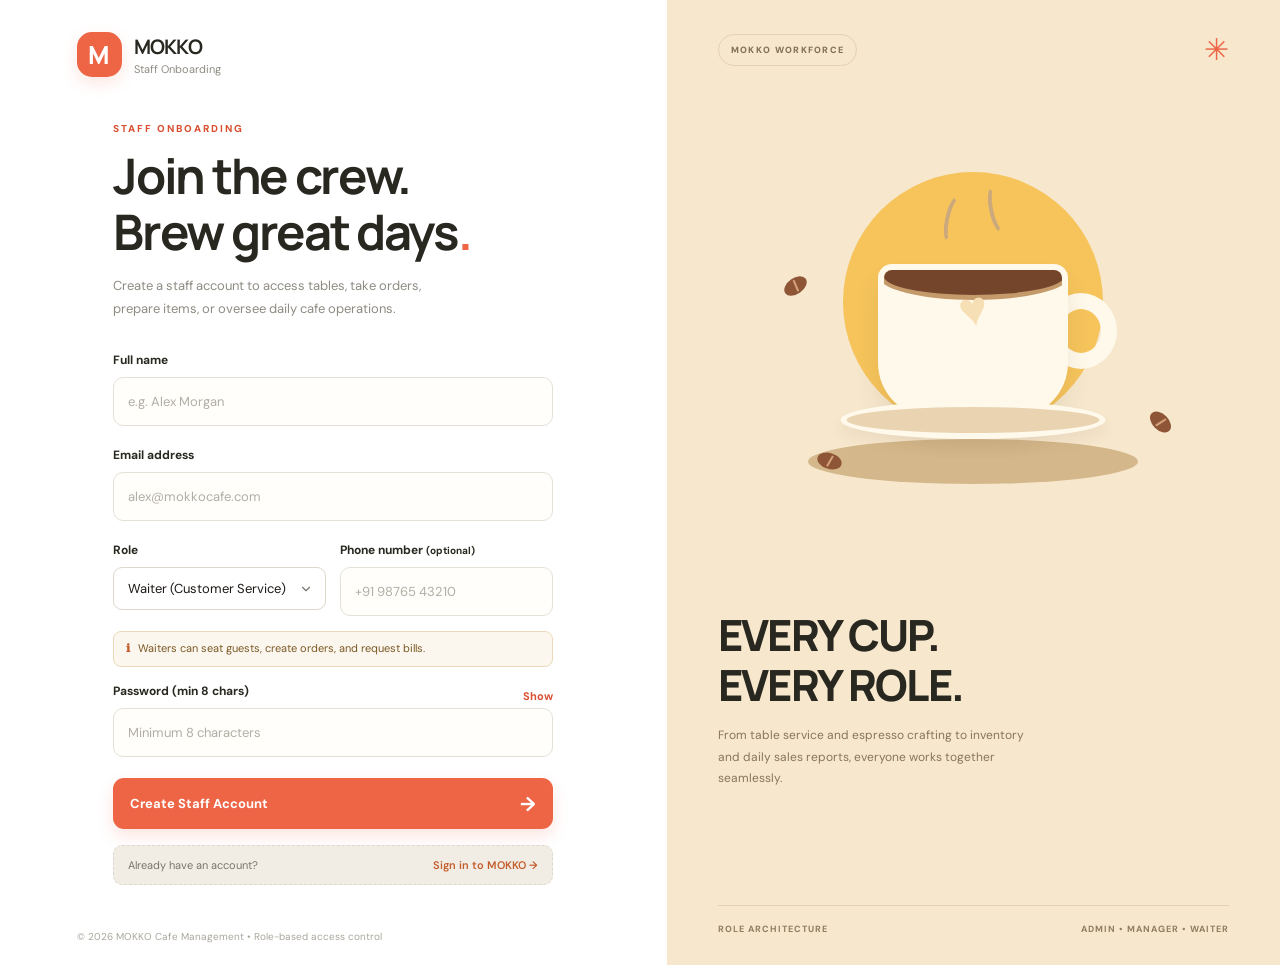
<file: frontend/register.html>
<!DOCTYPE html>
<html lang="en">
<head>
    <meta charset="UTF-8">
    <meta name="viewport" content="width=device-width, initial-scale=1.0">
    <meta name="theme-color" content="#f8f6f1">
    <meta name="description" content="Register for MOKKO Cafe Management — Staff, Manager and Admin onboarding.">
    <title>Staff Registration — MOKKO</title>
    <link rel="stylesheet" href="login.css">
    <link rel="stylesheet" href="register.css">
</head>
<body>
    <main class="login-layout register-layout">
        <section class="login-panel">
            <a href="login.html" class="brand">
                <span class="brand-icon">M</span>
                <span>
                    <strong>MOKKO</strong>
                    <small>Staff Onboarding</small>
                </span>
            </a>

            <div class="login-content">
                <div class="eyebrow">STAFF ONBOARDING</div>
                <h1>Join the crew.<br>Brew great days<span>.</span></h1>
                <p class="intro">
                    Create a staff account to access tables, take orders, prepare items, or oversee daily cafe operations.
                </p>

                <div id="authContextBanner" class="auth-context-banner hidden"></div>

                <form id="registerForm">
                    <div class="field">
                        <label for="regFullName">Full name</label>
                        <input
                            type="text"
                            id="regFullName"
                            name="full_name"
                            placeholder="e.g. Alex Morgan"
                            autocomplete="name"
                            minlength="2"
                            maxlength="100"
                            required
                        >
                    </div>

                    <div class="field">
                        <label for="regEmail">Email address</label>
                        <input
                            type="email"
                            id="regEmail"
                            name="email"
                            placeholder="alex@mokkocafe.com"
                            autocomplete="username"
                            required
                        >
                    </div>

                    <div class="field-grid">
                        <div class="field">
                            <label for="regRole">Role</label>
                            <select id="regRole" name="role" required class="custom-select">
                                <option value="waiter" selected>Waiter (Customer Service)</option>
                                <option value="chef">Chef (Kitchen Prep)</option>
                                <option value="cashier">Cashier (Billing &amp; Payments)</option>
                                <option value="manager">Manager (Cafe Operations)</option>
                                <option value="admin">Admin (Full System Control)</option>
                            </select>
                        </div>

                        <div class="field">
                            <label for="regPhone">Phone number <small>(optional)</small></label>
                            <input
                                type="tel"
                                id="regPhone"
                                name="phone"
                                placeholder="+91 98765 43210"
                                autocomplete="tel"
                                maxlength="20"
                            >
                        </div>
                    </div>

                    <div class="role-hint" id="roleHint">
                        <span class="role-hint-icon">ℹ</span>
                        <span id="roleHintText">Waiters can seat guests, create orders, and request bills.</span>
                    </div>

                    <div class="field">
                        <div class="password-label">
                            <label for="regPassword">Password (min 8 chars)</label>
                            <button
                                type="button"
                                id="toggleRegPassword"
                                class="text-button"
                            >Show</button>
                        </div>
                        <input
                            type="password"
                            id="regPassword"
                            name="password"
                            placeholder="Minimum 8 characters"
                            autocomplete="new-password"
                            minlength="8"
                            maxlength="128"
                            required
                        >
                    </div>

                    <div id="registerMessage" class="message hidden" role="alert"></div>

                    <button type="submit" id="registerButton" class="submit-button">
                        <span id="regButtonText">Create Staff Account</span>
                        <span aria-hidden="true">→</span>
                    </button>
                </form>

                <div class="register-link-box">
                    <span>Already have an account?</span>
                    <a href="login.html" class="register-link">Sign in to MOKKO →</a>
                </div>
            </div>

            <footer class="login-footer">
                © 2026 MOKKO Cafe Management • Role-based access control
            </footer>
        </section>

        <aside class="visual-panel">
            <div class="visual-top">
                <span class="visual-tag">MOKKO WORKFORCE</span>
                <span class="sparkle">✳</span>
            </div>

            <div class="coffee-illustration" aria-label="Coffee cup illustration">
                <div class="sun"></div>
                <div class="steam steam-one"></div>
                <div class="steam steam-two"></div>
                <div class="cup">
                    <div class="coffee"></div>
                    <div class="latte-art">♥</div>
                </div>
                <div class="cup-handle"></div>
                <div class="saucer"></div>
                <div class="coffee-bean bean-one"></div>
                <div class="coffee-bean bean-two"></div>
                <div class="coffee-bean bean-three"></div>
                <div class="table-shadow"></div>
            </div>

            <div class="visual-copy">
                <div class="visual-quote">EVERY CUP.<br>EVERY ROLE.</div>
                <p>From table service and espresso crafting to inventory and daily sales reports, everyone works together seamlessly.</p>
            </div>

            <div class="visual-bottom">
                <span>ROLE ARCHITECTURE</span>
                <span>ADMIN • MANAGER • WAITER</span>
            </div>
        </aside>
    </main>

    <script>
        const API_URL = 'http://127.0.0.1:8000';

        const roleDescriptions = {
            waiter: "Waiters view tables, seat guests, take orders, and request billing.",
            chef: "Chefs manage the kitchen queue and update order preparation statuses.",
            cashier: "Cashiers generate bills, apply taxes, and record cash/card/UPI payments.",
            manager: "Managers oversee cafe operations, menu items, table status, and daily reports.",
            admin: "Admins have full system authority: managing staff, menu structure, and system settings."
        };

        const regRole = document.getElementById('regRole');
        const roleHintText = document.getElementById('roleHintText');
        const togglePassword = document.getElementById('toggleRegPassword');
        const regPassword = document.getElementById('regPassword');
        const form = document.getElementById('registerForm');
        const registerButton = document.getElementById('registerButton');
        const regButtonText = document.getElementById('regButtonText');
        const message = document.getElementById('registerMessage');
        const authBanner = document.getElementById('authContextBanner');

        // Check if already logged in as Admin or Manager
        const activeToken = localStorage.getItem('mokko_token');
        const activeStaff = JSON.parse(localStorage.getItem('mokko_staff') || 'null');

        if (activeToken && activeStaff && (activeStaff.role === 'admin' || activeStaff.role === 'manager')) {
            authBanner.innerHTML = `<strong>Authorized Session:</strong> Logged in as <em>${activeStaff.full_name} (${activeStaff.role.toUpperCase()})</em>. Staff registered here will be verified immediately.`;
            authBanner.classList.remove('hidden');
        }

        regRole.addEventListener('change', () => {
            const role = regRole.value;
            roleHintText.textContent = roleDescriptions[role] || '';
        });

        togglePassword.addEventListener('click', () => {
            const showing = regPassword.type === 'text';
            regPassword.type = showing ? 'password' : 'text';
            togglePassword.textContent = showing ? 'Show' : 'Hide';
        });

        function showMessage(text, type = 'error') {
            message.textContent = text;
            message.classList.remove('hidden', 'success');
            if (type === 'success') message.classList.add('success');
        }

        form.addEventListener('submit', async (e) => {
            e.preventDefault();

            const full_name = document.getElementById('regFullName').value.trim();
            const email = document.getElementById('regEmail').value.trim().toLowerCase();
            const password = regPassword.value;
            const phone = document.getElementById('regPhone').value.trim() || null;
            const role = regRole.value;

            message.classList.add('hidden');
            registerButton.disabled = true;
            regButtonText.textContent = 'Creating account…';

            const headers = { 'Content-Type': 'application/json' };
            if (activeToken) {
                headers['Authorization'] = `Bearer ${activeToken}`;
            }

            try {
                const res = await fetch(`${API_URL}/api/auth/register`, {
                    method: 'POST',
                    headers,
                    body: JSON.stringify({ full_name, email, password, phone, role }),
                });

                const data = await res.json().catch(() => ({}));

                if (!res.ok) {
                    throw new Error(data.detail || `Registration failed (${res.status})`);
                }

                showMessage(`✓ Account created successfully for ${data.full_name} (${data.role})! Redirecting to sign in…`, 'success');
                regButtonText.textContent = 'Account Created ✓';
                form.reset();

                setTimeout(() => {
                    window.location.href = 'login.html';
                }, 1500);

            } catch (err) {
                showMessage(err.message || 'Could not complete registration.');
                registerButton.disabled = false;
                regButtonText.textContent = 'Create Staff Account';
            }
        });
    </script>
</body>
</html>
</file>
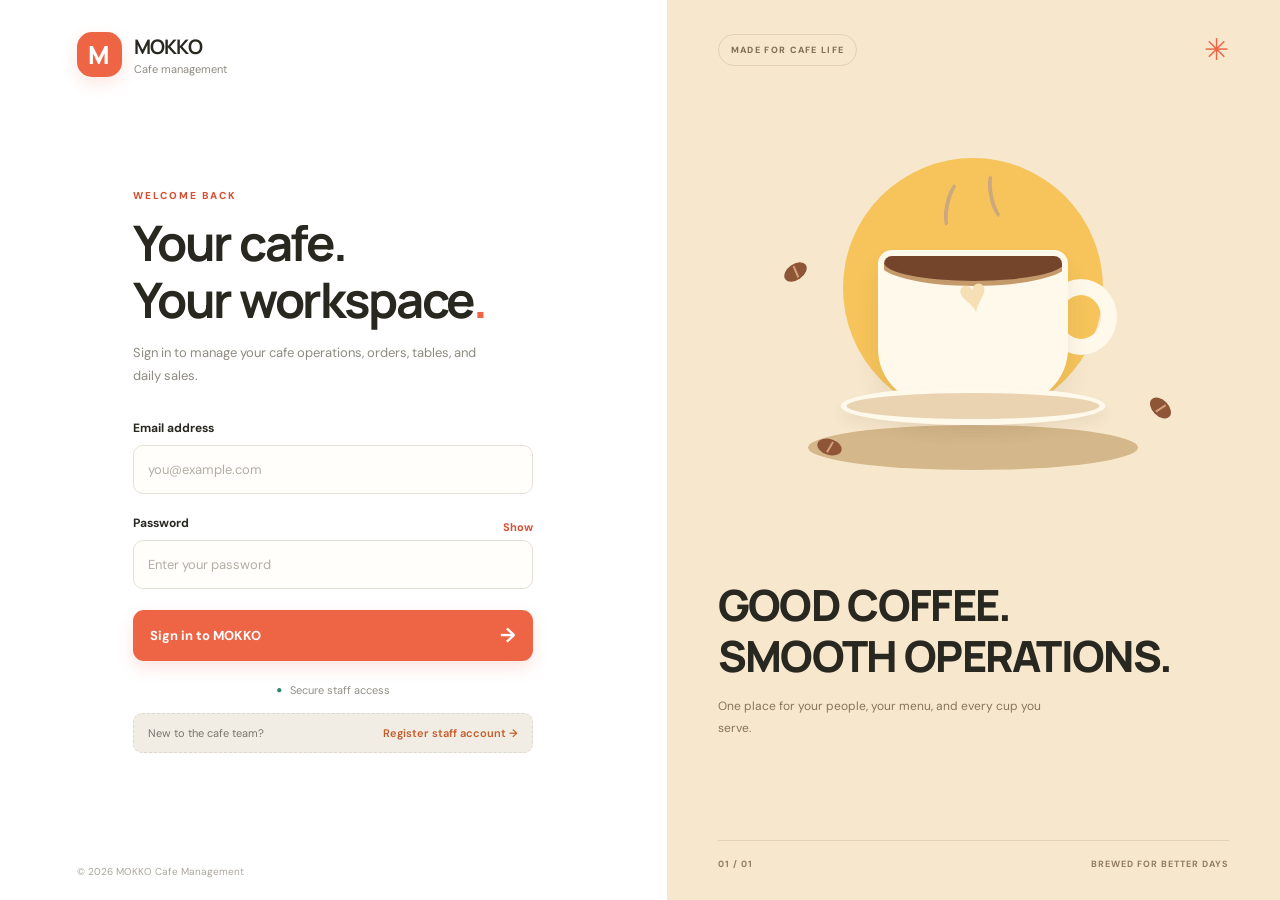
<file: frontend/staff.html>
<!DOCTYPE html>
<html lang="en">
<head>
  <meta charset="UTF-8">
  <meta name="viewport" content="width=device-width, initial-scale=1.0">
  <meta name="description" content="MOKKO Staff Dashboard — Manage tables, orders and kitchen queue.">
  <title>Staff Dashboard — MOKKO</title>
  <link rel="stylesheet" href="dashboard.css">
</head>
<body data-role="staff">

<aside class="sidebar" id="sidebar">
  <div class="sidebar-header">
    <a href="#" class="brand">
      <span class="brand-icon">M</span>
      <span class="brand-text"><strong>MOKKO</strong><small>Staff Portal</small></span>
    </a>
    <button class="sidebar-toggle" id="sidebarToggle" aria-label="Toggle sidebar">
      <span></span><span></span><span></span>
    </button>
  </div>

  <div class="staff-profile">
    <div class="staff-avatar" id="sidebarAvatar">S</div>
    <div class="staff-info">
      <span class="staff-name" id="sidebarName">Staff</span>
      <span class="staff-role-badge waiter">Waiter</span>
    </div>
  </div>

  <p class="nav-label">WORKSPACE</p>
  <nav class="navigation">
    <button class="nav-item active" data-page="dashboard"><span class="nav-icon">▦</span><span class="nav-text">Dashboard</span></button>
    <button class="nav-item" data-page="tables"><span class="nav-icon">▤</span><span class="nav-text">Tables</span></button>
    <button class="nav-item" data-page="orders"><span class="nav-icon">≡</span><span class="nav-text">My Orders</span></button>
    <button class="nav-item" data-page="kitchen"><span class="nav-icon">♨</span><span class="nav-text">Kitchen</span></button>
    <button class="nav-item" data-page="menu"><span class="nav-icon">☕</span><span class="nav-text">Menu</span></button>
    <button class="nav-item" data-page="profile"><span class="nav-icon">👤</span><span class="nav-text">My Profile</span></button>
  </nav>

  <div class="sidebar-footer">
    <div class="connection-status">
      <span class="status-dot" id="connDot"></span>
      <span class="status-text" id="connText">Connecting…</span>
    </div>
    <button class="logout-btn" id="logoutBtn">Sign out ↗</button>
  </div>
</aside>

<main class="main">
  <header class="topbar">
    <div class="breadcrumb"><span id="breadcrumbRole">Staff</span> <span class="sep">/</span> <span id="breadcrumbPage">Dashboard</span></div>
    <div class="topbar-right">
      <span class="date-chip" id="todayDate"></span>
      <button class="icon-btn" id="refreshBtn" title="Refresh">↻</button>
      <div class="topbar-avatar" id="topbarAvatar">S</div>
    </div>
  </header>

  <div class="notice hidden" id="notice" role="alert"></div>

  <!-- DASHBOARD -->
  <section class="page active" id="page-dashboard">
    <div class="page-hero">
      <div>
        <div class="eyebrow">YOUR SHIFT SUMMARY</div>
        <h1>Ready to serve, <span id="greetName">Staff</span> <span class="sparkle">☕</span></h1>
        <p class="hero-sub">Here's your live order queue.</p>
      </div>
      <button class="btn-primary" id="heroRefreshBtn">↻ Refresh</button>
    </div>
    <div class="metrics-grid">
      <article class="metric-card accent-yellow">
        <div class="metric-top"><span class="metric-label">Pending Orders</span><span class="metric-icon">◷</span></div>
        <div class="metric-value" id="s-pending">—</div>
        <div class="metric-sub">Awaiting kitchen</div>
        <div class="metric-glow"></div>
      </article>
      <article class="metric-card accent-blue">
        <div class="metric-top"><span class="metric-label">Preparing</span><span class="metric-icon">♨</span></div>
        <div class="metric-value" id="s-preparing">—</div>
        <div class="metric-sub">In the kitchen now</div>
        <div class="metric-glow"></div>
      </article>
      <article class="metric-card accent-green">
        <div class="metric-top"><span class="metric-label">Ready to Serve</span><span class="metric-icon">🔔</span></div>
        <div class="metric-value" id="s-ready">—</div>
        <div class="metric-sub">Pickup from counter</div>
        <div class="metric-glow"></div>
      </article>
      <article class="metric-card accent-yellow">
        <div class="metric-top"><span class="metric-label">Served Today</span><span class="metric-icon">✓</span></div>
        <div class="metric-value" id="s-served">—</div>
        <div class="metric-sub">Completed orders</div>
        <div class="metric-glow"></div>
      </article>
    </div>
    <div class="two-col-grid">
      <article class="panel">
        <div class="panel-header"><div><h2>Quick Actions</h2><p>Most common tasks</p></div><span class="panel-icon">⚡</span></div>
        <div style="display:flex;flex-direction:column;gap:10px;">
          <button class="btn-primary" onclick="document.querySelector('[data-page=tables]').click()">▤ View Tables</button>
          <button class="btn-outline" onclick="document.querySelector('[data-page=orders]').click()">≡ View My Orders</button>
          <button class="btn-outline" onclick="document.querySelector('[data-page=kitchen]').click()">♨ Kitchen Queue</button>
        </div>
      </article>
      <article class="panel">
        <div class="panel-header"><div><h2>Menu Preview</h2><p>Browse available items</p></div><span class="panel-icon">☕</span></div>
        <p style="font-size:14px;color:var(--text-secondary);">Use the Menu tab to browse all available items and categories.</p>
        <button class="btn-outline" style="margin-top:14px" onclick="document.querySelector('[data-page=menu]').click()">Browse Menu →</button>
      </article>
    </div>
  </section>

  <!-- TABLES -->
  <section class="page hidden" id="page-tables">
    <div class="page-hero small">
      <div>
        <div class="eyebrow">FLOOR VIEW</div>
        <h1>Tables <span class="sparkle">▤</span></h1>
        <p class="hero-sub">Click an available table to seat customers</p>
      </div>
      <button class="btn-outline" id="refreshTablesBtn">↻ Refresh</button>
    </div>
    <div id="tablesGrid" class="tables-grid"><div class="loading-row">Loading tables…</div></div>
  </section>

  <!-- ORDERS -->
  <section class="page hidden" id="page-orders">
    <div class="page-hero small">
      <div>
        <div class="eyebrow">ORDER QUEUE</div>
        <h1>My Orders <span class="sparkle">≡</span></h1>
        <p class="hero-sub">Your assigned orders and their status</p>
      </div>
      <div class="hero-actions">
        <select id="orderStatusFilter" class="ctrl-select">
          <option value="">All statuses</option>
          <option value="pending">Pending</option>
          <option value="preparing">Preparing</option>
          <option value="ready">Ready</option>
          <option value="served">Served</option>
        </select>
        <button class="btn-primary" id="filterOrdersBtn">Filter</button>
      </div>
    </div>
    <div id="ordersContainer" class="orders-container"><div class="loading-row">Loading orders…</div></div>
  </section>

  <!-- KITCHEN -->
  <section class="page hidden" id="page-kitchen">
    <div class="page-hero small">
      <div>
        <div class="eyebrow">KITCHEN QUEUE</div>
        <h1>Kitchen <span class="sparkle">♨</span></h1>
        <p class="hero-sub">Active orders awaiting or in preparation</p>
      </div>
      <button class="btn-outline" id="refreshKitchenBtn">↻ Refresh</button>
    </div>
    <div id="kitchenContainer" class="orders-container"><div class="loading-row">Loading kitchen queue…</div></div>
  </section>

  <!-- MENU (read-only for staff) -->
  <section class="page hidden" id="page-menu">
    <div class="page-hero small">
      <div>
        <div class="eyebrow">MENU REFERENCE</div>
        <h1>Menu <span class="sparkle">☕</span></h1>
        <p class="hero-sub">Browse all available items</p>
      </div>
      <div class="hero-actions">
        <select id="menuCatFilter" class="ctrl-select"><option value="">All categories</option></select>
      </div>
    </div>
    <div id="menuGrid" class="menu-grid"><div class="loading-row">Loading menu…</div></div>
  </section>

  <!-- PROFILE -->
  <section class="page hidden" id="page-profile">
    <div class="page-hero small">
      <div>
        <div class="eyebrow">ACCOUNT</div>
        <h1>My Profile <span class="sparkle">👤</span></h1>
        <p class="hero-sub">Your staff account details</p>
      </div>
    </div>
    <div class="billing-grid">
      <article class="panel">
        <div class="panel-header"><div><h2>Account Details</h2><p>Your MOKKO staff account</p></div><span class="panel-icon">👤</span></div>
        <div id="myProfile" class="profile-card"><div class="loading-row">Loading…</div></div>
      </article>
      <article class="panel">
        <div class="panel-header"><div><h2>Shift Tips</h2><p>Quick reference</p></div><span class="panel-icon">💡</span></div>
        <div style="display:flex;flex-direction:column;gap:10px;font-size:14px;color:var(--text-secondary);">
          <div class="kbar pending" style="padding:10px 14px"><div class="kbar-label"><span class="kdot"></span> Pending</div><span>New order placed</span></div>
          <div class="kbar preparing" style="padding:10px 14px"><div class="kbar-label"><span class="kdot"></span> Preparing</div><span>Kitchen is cooking</span></div>
          <div class="kbar ready" style="padding:10px 14px"><div class="kbar-label"><span class="kdot"></span> Ready</div><span>Pick up &amp; serve</span></div>
        </div>
      </article>
    </div>
  </section>

  <footer class="main-footer">
    <span>© 2026 MOKKO Cafe Management System</span>
    <span>Staff Portal ♥</span>
  </footer>
</main>

<!-- MODAL -->
<div class="modal-overlay hidden" id="modalOverlay">
  <div class="modal" id="modalBox" role="dialog" aria-modal="true">
    <button class="modal-close" id="modalClose">✕</button>
    <div id="modalContent"></div>
  </div>
</div>

<script src="dashboard.js"></script>
<script>
  // Staff profile page trigger
  document.querySelector('[data-page="profile"]')?.addEventListener('click', () => {
    setTimeout(loadMyProfile, 100);
  });
</script>
</body>
</html>
</file>
<file: frontend/style.css>
@import url('https://fonts.googleapis.com/css2?family=DM+Sans:wght@400;500;600;700;800&family=Manrope:wght@400;500;600;700;800&display=swap');

:root {
    --cream: #f8f6f1;
    --white: #ffffff;
    --coral: #ed6545;
    --coral-dark: #d94f32;
    --ink: #282720;
    --muted: #929087;
    --line: #eae7df;
    --green: #32876a;
    --yellow: #f6c75c;
    --blue: #6696d5;
}

* {
    box-sizing: border-box;
}

body {
    margin: 0;
    min-width: 320px;
    background: var(--cream);
    color: var(--ink);
    font-family: 'DM Sans', sans-serif;
    -webkit-font-smoothing: antialiased;
}

button {
    font: inherit;
    cursor: pointer;
}

.sidebar {
    position: fixed;
    inset: 0 auto 0 0;
    width: 252px;
    display: flex;
    flex-direction: column;
    padding: 27px 18px 15px;
    background: var(--white);
    border-right: 1px solid var(--line);
    z-index: 5;
}

.brand {
    display: flex;
    align-items: center;
    gap: 12px;
    padding: 0 7px;
    color: inherit;
    text-decoration: none;
}

.brand-icon {
    display: grid;
    place-items: center;
    width: 44px;
    height: 44px;
    border-radius: 15px;
    background: var(--coral);
    color: white;
    font-family: 'Manrope', sans-serif;
    font-size: 25px;
    font-weight: 800;
    box-shadow: 0 5px 12px #ed654526;
}

.brand strong {
    display: block;
    font-family: 'Manrope', sans-serif;
    font-size: 20px;
    letter-spacing: -.7px;
}

.brand small {
    display: block;
    margin-top: 2px;
    color: var(--muted);
    font-size: 11px;
}

.nav-label {
    margin: 43px 10px 13px;
    color: #aaa69b;
    font-size: 10px;
    font-weight: 800;
    letter-spacing: 1.6px;
}

.navigation {
    display: grid;
    gap: 6px;
}

.nav-item {
    display: flex;
    align-items: center;
    gap: 13px;
    width: 100%;
    min-height: 45px;
    padding: 0 13px;
    border: 0;
    border-radius: 11px;
    background: transparent;
    color: #6e6c64;
    text-align: left;
    font-size: 13px;
    font-weight: 600;
    transition: background .2s, color .2s;
}

.nav-item > span {
    display: inline-grid;
    place-items: center;
    width: 22px;
    font-size: 19px;
}

.nav-item:hover {
    background: #faf3ef;
    color: var(--coral-dark);
}

.nav-item.active {
    background: var(--coral);
    color: white;
    box-shadow: 0 5px 12px #ed654526;
}

.sidebar-bottom {
    position: relative;
    overflow: hidden;
    margin-top: auto;
    padding: 18px 15px;
    border-radius: 16px;
    background: #fff1dc;
}

.coffee-art {
    margin-bottom: 13px;
    font-size: 31px;
}

.sidebar-bottom strong {
    font-family: 'Manrope', sans-serif;
    font-size: 15px;
    line-height: 1.45;
}

.sidebar-bottom p {
    margin: 9px 0 0;
    color: #8c7760;
    font-size: 11px;
    line-height: 1.7;
}

.sidebar-footer {
    display: flex;
    align-items: center;
    gap: 7px;
    margin-top: 19px;
    padding: 12px 3px 0;
    border-top: 1px solid var(--line);
    color: #77756d;
    font-size: 11px;
}

.status-dot,
.live-label span {
    width: 7px;
    height: 7px;
    border-radius: 50%;
    background: #48a67c;
}

.online {
    margin-left: auto;
    color: var(--green);
    font-size: 9px;
    font-weight: 800;
    letter-spacing: .8px;
}

.main {
    min-height: 100vh;
    margin-left: 252px;
    padding: 0 39px;
}

.topbar {
    display: flex;
    min-height: 67px;
    align-items: center;
    justify-content: space-between;
    gap: 16px;
    border-bottom: 1px solid var(--line);
}

.breadcrumb {
    color: #77756d;
    font-size: 11px;
}

.breadcrumb span {
    margin: 0 8px;
    color: #c5c0b6;
}

.topbar-right {
    display: flex;
    align-items: center;
    gap: 17px;
}

.date-label {
    color: #79776e;
    font-size: 11px;
}

.avatar {
    display: grid;
    place-items: center;
    width: 33px;
    height: 33px;
    border: 2px solid white;
    border-radius: 50%;
    background: #f4d6c9;
    color: #8b4533;
    font-weight: 800;
    font-size: 12px;
}

.page-heading {
    display: flex;
    align-items: center;
    justify-content: space-between;
    gap: 20px;
    margin: 35px 0 30px;
}

.eyebrow {
    color: var(--coral-dark);
    font-size: 9px;
    font-weight: 800;
    letter-spacing: 1.8px;
}

h1, h2, h3, p {
    margin-top: 0;
}

.page-heading h1 {
    margin: 9px 0 8px;
    font-family: 'Manrope', sans-serif;
    font-size: clamp(24px, 3vw, 34px);
    line-height: 1.25;
    letter-spacing: -1.4px;
}

.page-heading h1 span {
    margin-left: 9px;
    color: var(--coral);
}

.page-heading p {
    margin-bottom: 0;
    color: #8b8980;
    font-size: 12px;
}

.button-primary {
    display: flex;
    align-items: center;
    gap: 9px;
    flex-shrink: 0;
    padding: 12px 15px;
    border: 0;
    border-radius: 10px;
    background: var(--ink);
    color: white;
    font-size: 11px;
    font-weight: 700;
    transition: transform .2s, background .2s;
}

.button-primary:hover {
    transform: translateY(-2px);
    background: #48463d;
}

.section-heading {
    display: flex;
    align-items: center;
    justify-content: space-between;
    margin-bottom: 15px;
}

.section-heading h2,
.panel-heading h2 {
    margin: 0;
    font-family: 'Manrope', sans-serif;
    font-size: 15px;
    letter-spacing: -.3px;
}

.live-label {
    display: flex;
    align-items: center;
    gap: 7px;
    color: #858278;
    font-size: 9px;
    font-weight: 800;
    letter-spacing: 1px;
}

.metrics-grid {
    display: grid;
    grid-template-columns: repeat(4, minmax(0, 1fr));
    gap: 15px;
}

.metric-card {
    position: relative;
    overflow: hidden;
    min-width: 0;
    padding: 18px;
    border: 1px solid var(--line);
    border-radius: 15px;
    background: white;
    transition: transform .2s, box-shadow .2s;
}

.metric-card:hover {
    transform: translateY(-3px);
    box-shadow: 0 10px 25px #302b1710;
}

.sales-card {
    border-color: var(--coral);
    background: var(--coral);
    color: white;
}

.metric-top {
    display: flex;
    align-items: center;
    justify-content: space-between;
    gap: 8px;
}

.metric-label {
    color: #8b8980;
    font-size: 10px;
    font-weight: 600;
}

.sales-card .metric-label {
    color: #ffebe4;
}

.metric-icon {
    display: grid;
    place-items: center;
    width: 31px;
    height: 31px;
    border-radius: 10px;
    background: #fff0e9;
    color: var(--coral);
    font-weight: 800;
}

.metric-icon.green {
    background: #e5f5ec;
    color: var(--green);
}

.metric-icon.yellow {
    background: #fff4d8;
    color: #a87616;
}

.metric-icon.blue {
    background: #e8f1fc;
    color: #477db9;
}

.sales-card .metric-icon {
    background: #ffffff2b;
    color: white;
}

.metric-value {
    position: relative;
    z-index: 1;
    margin: 21px 0 8px;
    font-family: 'Manrope', sans-serif;
    font-size: clamp(23px, 2.3vw, 32px);
    font-weight: 800;
    letter-spacing: -1.3px;
    overflow-wrap: anywhere;
}

.metric-bottom {
    position: relative;
    z-index: 1;
    color: #99968d;
    font-size: 10px;
}

.sales-card .metric-bottom {
    color: #ffebe4;
}

.card-decoration {
    position: absolute;
    right: -8px;
    bottom: -34px;
    color: #ffffff14;
    font-family: 'Manrope', sans-serif;
    font-size: 110px;
    font-weight: 800;
    pointer-events: none;
}

.content-grid {
    display: grid;
    grid-template-columns: 1.4fr 1fr;
    gap: 15px;
    margin-top: 22px;
}

.panel {
    min-width: 0;
    padding: 22px;
    border: 1px solid var(--line);
    border-radius: 15px;
    background: white;
}

.panel-heading {
    display: flex;
    align-items: flex-start;
    justify-content: space-between;
    gap: 12px;
}

.panel-heading p {
    margin: 7px 0 0;
    color: #99968d;
    font-size: 11px;
}

.panel-symbol {
    display: grid;
    place-items: center;
    width: 34px;
    height: 34px;
    border-radius: 11px;
    background: #fff1e8;
    color: var(--coral);
    font-size: 20px;
}

.kitchen-stats {
    display: grid;
    grid-template-columns: repeat(3, minmax(0, 1fr));
    gap: 11px;
    margin-top: 25px;
}

.kitchen-stat {
    display: grid;
    grid-template-columns: auto 1fr;
    align-items: center;
    gap: 10px 7px;
    padding: 14px 11px;
    border: 1px solid #f0eee8;
    border-radius: 11px;
}

.kitchen-dot {
    width: 7px;
    height: 7px;
    border-radius: 50%;
    background: #e6ac42;
}

.preparing .kitchen-dot {
    background: #679bda;
}

.ready .kitchen-dot {
    background: #4caa7c;
}

.kitchen-stat > span:nth-child(2) {
    color: #79776e;
    font-size: 10px;
}

.kitchen-stat strong {
    grid-column: 1 / -1;
    font-family: 'Manrope', sans-serif;
    font-size: 26px;
}

.panel-footnote {
    margin-top: 19px;
    color: #99968d;
    font-size: 10px;
}

.panel-footnote span {
    margin-right: 4px;
    color: #48a67c;
}

.system-row {
    display: flex;
    align-items: center;
    justify-content: space-between;
    gap: 12px;
    padding: 15px 0;
    border-bottom: 1px solid #f0eee8;
    font-size: 11px;
}

.system-row:first-of-type {
    margin-top: 13px;
}

.system-row:last-child {
    border-bottom: 0;
}

.system-row > span {
    color: #89867d;
}

.system-row strong {
    font-size: 10px;
}

.status-text {
    color: var(--green);
}

.bottom-banner {
    position: relative;
    display: flex;
    align-items: center;
    gap: 17px;
    overflow: hidden;
    margin-top: 22px;
    padding: 19px 23px;
    border-radius: 15px;
    background: #f7e7c8;
}

.banner-icon {
    display: grid;
    place-items: center;
    width: 47px;
    height: 47px;
    flex-shrink: 0;
    border-radius: 14px;
    background: #fffbf1;
    font-size: 25px;
}

.bottom-banner h3 {
    margin: 0 0 6px;
    font-family: 'Manrope', sans-serif;
    font-size: 13px;
}

.bottom-banner p {
    margin: 0;
    color: #8c7860;
    font-size: 10px;
    line-height: 1.6;
}

.banner-decoration {
    margin-left: auto;
    color: #e8c990;
    font-size: 57px;
}

.main-footer {
    display: flex;
    justify-content: space-between;
    gap: 12px;
    margin-top: 28px;
    padding: 18px 0 22px;
    border-top: 1px solid var(--line);
    color: #aaa69c;
    font-size: 10px;
}

.main-footer b {
    color: var(--coral);
}

.notice {
    margin: -10px 0 20px;
    padding: 13px 15px;
    border: 1px solid #f0d7a4;
    border-radius: 10px;
    background: #fff5df;
    color: #815c1a;
    font-size: 12px;
}

.hidden {
    display: none !important;
}

.placeholder-panel {
    display: flex;
    min-height: 300px;
    flex-direction: column;
    align-items: center;
    justify-content: center;
    text-align: center;
}

.placeholder-icon {
    display: grid;
    place-items: center;
    width: 65px;
    height: 65px;
    margin-bottom: 18px;
    border-radius: 20px;
    background: #fff0e8;
    font-size: 31px;
}

.placeholder-panel h2 {
    margin-bottom: 8px;
    font-family: 'Manrope', sans-serif;
}

.placeholder-panel p {
    max-width: 340px;
    color: #89867d;
    font-size: 12px;
    line-height: 1.7;
}

@media (max-width: 1150px) {
    .main {
        padding: 0 25px;
    }

    .sidebar {
        width: 220px;
    }

    .main {
        margin-left: 220px;
    }

    .metrics-grid {
        grid-template-columns: repeat(2, minmax(0, 1fr));
    }

    .metric-value {
        font-size: 29px;
    }
}

.logout-btn {
    background: #ffffff;
    color: #292820;
    border: 1px solid #e8e4dc;
    border-radius: 10px;
    padding: 10px 16px;
    font-weight: 600;
    cursor: pointer;
    transition: 0.2s ease;
}

.logout-btn:hover {
    background: #fce9df;
    border-color: #ef6548;
    color: #ef6548;
}

@media (max-width: 760px) {
    .sidebar {
        position: static;
        width: 100%;
        padding: 16px;
        border-right: 0;
        border-bottom: 1px solid var(--line);
    }

    .nav-label,
    .sidebar-bottom,
    .sidebar-footer {
        display: none;
    }

    .navigation {
        display: flex;
        gap: 7px;
        overflow-x: auto;
        margin-top: 16px;
        padding-bottom: 2px;
    }

    .nav-item {
        width: auto;
        min-width: max-content;
        min-height: 39px;
        padding: 0 11px;
        font-size: 11px;
    }

    .nav-item > span {
        width: auto;
        font-size: 15px;
    }

    .main {
        margin-left: 0;
        padding: 0 17px;
    }

    .topbar {
        min-height: 55px;
    }

    .page-heading {
        align-items: flex-start;
        margin: 26px 0;
    }

    .page-heading h1 {
        font-size: 25px;
    }

    .button-primary {
        padding: 11px;
    }

    .button-primary span {
        display: none;
    }

    .content-grid {
        grid-template-columns: 1fr;
    }
}

@media (max-width: 430px) {
    .metrics-grid {
        grid-template-columns: 1fr 1fr;
        gap: 9px;
    }

    .metric-card {
        padding: 13px;
    }

    .metric-value {
        font-size: 23px;
    }

    .metric-label,
    .metric-bottom {
        font-size: 9px;
    }

    .kitchen-stats {
        gap: 6px;
    }

    .kitchen-stat {
        padding: 10px 7px;
    }

    .kitchen-stat > span:nth-child(2) {
        font-size: 9px;
    }

    .main-footer {
        flex-direction: column;
    }

    .date-label {
        display: none;
    }
}


.topbar-right {
    display: flex;
    align-items: center;
    gap: 14px;
}

.logout-btn {
    background: #ffffff;
    color: #292820;
    border: 1px solid #e8e4dc;
    border-radius: 10px;
    padding: 9px 14px;
    font-weight: 600;
    font-family: inherit;
    cursor: pointer;
    transition: background 0.2s ease, color 0.2s ease;
}

.logout-btn:hover {
    background: #fce9df;
    border-color: #ef6548;
    color: #ef6548;
}


/* MOKKO Menu Management */
.menu-overview-heading {
    display: flex;
    align-items: flex-end;
    justify-content: space-between;
    gap: 20px;
    margin-bottom: 18px;
}
.menu-section-heading { margin-bottom: 7px; }
.menu-subtitle, .menu-list-heading p, .menu-form-heading p {
    margin: 0;
    color: #8b8980;
    font-size: 12px;
    line-height: 1.6;
}
.menu-actions, .form-actions, .menu-item-actions {
    display: flex;
    align-items: center;
    gap: 9px;
    flex-wrap: wrap;
}
.button-secondary {
    display: inline-flex;
    align-items: center;
    justify-content: center;
    gap: 7px;
    min-height: 40px;
    padding: 0 14px;
    border: 1px solid var(--line);
    border-radius: 10px;
    background: #fff;
    color: var(--ink);
    font-size: 11px;
    font-weight: 700;
    transition: border-color .2s, background .2s, transform .2s;
}
.button-secondary:hover { border-color: #efb4a5; background: #fff8f5; }
.button-secondary:disabled, .button-primary:disabled { cursor: wait; opacity: .65; }
.menu-stats-grid {
    display: grid;
    grid-template-columns: repeat(4, minmax(0, 1fr));
    gap: 13px;
    margin-bottom: 20px;
}
.menu-stat-card {
    display: flex;
    flex-direction: column;
    gap: 7px;
    padding: 17px 18px;
    border: 1px solid var(--line);
    border-radius: 14px;
    background: white;
}
.menu-stat-card > span { color: #838076; font-size: 11px; font-weight: 600; }
.menu-stat-card strong { font-family: 'Manrope', sans-serif; font-size: 28px; letter-spacing: -1px; }
.menu-stat-card small { color: #aaa69c; font-size: 10px; }
.menu-form-panel { margin-bottom: 18px; scroll-margin-top: 20px; }
.menu-form-heading, .menu-list-heading {
    display: flex;
    align-items: flex-start;
    justify-content: space-between;
    gap: 15px;
    margin-bottom: 20px;
}
.menu-form-heading h2, .menu-list-heading h2 {
    margin: 0 0 6px;
    font-family: 'Manrope', sans-serif;
    font-size: 16px;
}
.icon-close {
    display: grid;
    place-items: center;
    width: 33px;
    height: 33px;
    border: 1px solid var(--line);
    border-radius: 9px;
    background: white;
    color: #77756d;
    font-size: 22px;
}
.icon-close:hover { color: var(--coral-dark); background: #fff4ef; }
.menu-form { display: grid; gap: 16px; }
.menu-form label { display: grid; gap: 8px; color: #504e46; font-size: 11px; font-weight: 700; }
.menu-form input:not([type="checkbox"]), .menu-form select, .menu-form textarea,
.menu-filters select, .menu-search {
    width: 100%;
    min-width: 0;
    border: 1px solid #e7e3da;
    border-radius: 10px;
    outline: none;
    background: #fffefa;
    color: var(--ink);
    font: inherit;
}
.menu-form input:not([type="checkbox"]), .menu-form select, .menu-form textarea {
    min-height: 43px;
    padding: 11px 12px;
    font-size: 12px;
}
.menu-form textarea { resize: vertical; min-height: 80px; line-height: 1.6; }
.menu-form input:focus, .menu-form select:focus, .menu-form textarea:focus, .menu-filters select:focus, .menu-search:focus-within {
    border-color: var(--coral);
    box-shadow: 0 0 0 3px #ed65451b;
}
.form-field-grid { display: grid; grid-template-columns: repeat(2, minmax(0, 1fr)); gap: 16px; }
.optional-label { display: inline; color: #aaa69c; font-weight: 500; }
.availability-field { align-content: start; }
.checkbox-line { display: flex; align-items: center; gap: 9px; min-height: 43px; color: #68665d; font-size: 12px; font-weight: 500; }
.checkbox-line input { width: 17px; height: 17px; accent-color: var(--coral); }
.form-actions { justify-content: flex-end; margin-top: 2px; }
.menu-list-panel { padding: 21px; }
.menu-list-heading { align-items: center; margin-bottom: 17px; }
.menu-filters { display: grid; grid-template-columns: minmax(200px, 1fr) minmax(160px, 220px) minmax(150px, 190px); gap: 10px; margin-bottom: 17px; }
.menu-search { display: flex; align-items: center; gap: 9px; min-height: 42px; padding: 0 12px; color: #a29d91; font-size: 19px; }
.menu-search input { width: 100%; min-width: 0; border: 0; outline: 0; background: transparent; color: var(--ink); font-size: 12px; }
.menu-search:focus-within { box-shadow: 0 0 0 3px #ed65451b; }
.menu-filters select { min-height: 42px; padding: 0 11px; font-size: 11px; }
.menu-items-grid { display: grid; grid-template-columns: repeat(2, minmax(0, 1fr)); gap: 12px; }
.menu-item-card { min-width: 0; padding: 16px; border: 1px solid #eeeae2; border-radius: 13px; background: #fff; transition: border-color .2s, transform .2s, box-shadow .2s; }
.menu-item-card:hover { transform: translateY(-2px); border-color: #f0c4b7; box-shadow: 0 8px 20px #302b1709; }
.menu-item-card.is-unavailable { background: #fcfbf8; }
.menu-item-card-top { display: flex; align-items: center; justify-content: space-between; gap: 8px; margin-bottom: 15px; }
.menu-item-category { max-width: 60%; overflow: hidden; text-overflow: ellipsis; white-space: nowrap; color: #9a6b50; font-size: 10px; font-weight: 800; letter-spacing: .4px; text-transform: uppercase; }
.availability-badge { display: inline-flex; align-items: center; gap: 6px; flex-shrink: 0; padding: 6px 8px; border-radius: 100px; font-size: 9px; font-weight: 700; }
.availability-badge i { width: 6px; height: 6px; border-radius: 50%; background: currentColor; }
.availability-badge.is-available { background: #eaf7ef; color: #32876a; }
.availability-badge.is-unavailable-badge { background: #f5eee6; color: #9b7556; }
.menu-item-main { display: flex; align-items: flex-start; gap: 12px; min-height: 72px; }
.menu-item-mark { display: grid; place-items: center; flex-shrink: 0; width: 42px; height: 42px; border-radius: 13px; background: #fff0e6; color: var(--coral-dark); font-family: 'Manrope', sans-serif; font-weight: 800; font-size: 17px; }
.menu-item-copy { min-width: 0; }
.menu-item-copy h3 { margin: 2px 0 6px; overflow-wrap: anywhere; font-family: 'Manrope', sans-serif; font-size: 14px; letter-spacing: -.3px; }
.menu-item-copy p { display: -webkit-box; margin: 0; overflow: hidden; color: #8b8980; font-size: 11px; line-height: 1.6; -webkit-line-clamp: 2; -webkit-box-orient: vertical; }
.menu-item-card-bottom { display: flex; align-items: center; justify-content: space-between; gap: 10px; margin-top: 15px; padding-top: 13px; border-top: 1px solid #f0ede7; }
.menu-item-price { flex-shrink: 0; font-family: 'Manrope', sans-serif; font-size: 17px; letter-spacing: -.4px; }
.menu-item-actions { justify-content: flex-end; gap: 6px; }
.item-edit-btn, .item-toggle-btn { min-height: 31px; padding: 0 9px; border: 1px solid #e8e4dc; border-radius: 8px; background: white; color: #514f47; font-size: 10px; font-weight: 700; }
.item-edit-btn:hover { border-color: var(--coral); color: var(--coral-dark); }
.item-toggle-btn.off { color: #a15a42; background: #fff6f2; border-color: #f5d8ce; }
.item-toggle-btn.on { color: #287657; background: #f0faf4; border-color: #d7eee0; }
.menu-loading, .menu-empty { grid-column: 1 / -1; display: flex; flex-direction: column; align-items: center; justify-content: center; min-height: 190px; padding: 25px; text-align: center; color: #8b8980; }
.menu-empty > span { display: grid; place-items: center; width: 47px; height: 47px; margin-bottom: 10px; border-radius: 15px; background: #fff1e6; color: var(--coral); font-size: 24px; }
.menu-empty h3 { margin: 0 0 6px; color: var(--ink); font-family: 'Manrope', sans-serif; font-size: 15px; }
.menu-empty p { max-width: 330px; margin: 0 0 14px; font-size: 11px; line-height: 1.7; }
.menu-empty.error-state > span { background: #fff0ed; color: #b84832; font-weight: 800; }
.menu-message { margin: 0 0 15px; padding: 12px 14px; border: 1px solid #cde8d8; border-radius: 10px; background: #f0faf4; color: #287657; font-size: 12px; line-height: 1.6; }
.menu-message.error { border-color: #f0c9c0; background: #fff0ed; color: #a53f2c; }
@media (max-width: 1000px) {
    .menu-stats-grid { grid-template-columns: repeat(2, minmax(0, 1fr)); }
    .menu-items-grid { grid-template-columns: 1fr; }
    .menu-filters { grid-template-columns: 1fr 1fr; }
    .menu-search { grid-column: 1 / -1; }
}
@media (max-width: 600px) {
    .menu-overview-heading { align-items: flex-start; flex-direction: column; }
    .menu-actions { width: 100%; }
    .menu-actions > button { flex: 1; }
    .form-field-grid { grid-template-columns: 1fr; }
    .menu-filters { grid-template-columns: 1fr; }
    .menu-search { grid-column: auto; }
    .menu-list-heading { align-items: flex-start; }
    .menu-item-card-bottom { align-items: flex-start; flex-direction: column; }
    .menu-item-actions { width: 100%; }
    .menu-item-actions button { flex: 1; }
}
</file>
<file: frontend/dashboard.css>
/* ============================================================
   MOKKO Dashboard — Shared Stylesheet
   Serves: manager.html | staff.html | customer.html
   ============================================================ */

@import url('https://fonts.googleapis.com/css2?family=Outfit:wght@300;400;500;600;700;800&display=swap');

/* ---------- CSS Variables ---------- */
:root {
  --bg: #0d0e13;
  --bg2: #13151f;
  --bg3: #1a1d2a;
  --surface: rgba(255,255,255,0.04);
  --surface-hover: rgba(255,255,255,0.07);
  --border: rgba(255,255,255,0.08);
  --border-bright: rgba(255,255,255,0.14);

  --text-primary: #f0f0f4;
  --text-secondary: #9091a4;
  --text-muted: #5c5d73;

  --accent-green: #22c55e;
  --accent-blue: #3b82f6;
  --accent-yellow: #f59e0b;
  --accent-red: #ef4444;
  --accent-purple: #8b5cf6;
  --accent-orange: #f97316;

  --sidebar-w: 240px;
  --sidebar-w-collapsed: 0px;
  --topbar-h: 60px;

  --radius-sm: 8px;
  --radius-md: 12px;
  --radius-lg: 18px;
  --radius-xl: 24px;

  --transition: 0.22s cubic-bezier(.4,0,.2,1);
  --shadow-card: 0 4px 24px rgba(0,0,0,0.4);
  --shadow-glow: 0 0 40px rgba(34,197,94,0.12);
}

/* ---------- Reset ---------- */
*, *::before, *::after { box-sizing: border-box; margin: 0; padding: 0; }
html { font-size: 16px; }
body {
  font-family: 'Outfit', system-ui, sans-serif;
  background: var(--bg);
  color: var(--text-primary);
  min-height: 100vh;
  display: flex;
  overflow-x: hidden;
}

a { color: inherit; text-decoration: none; }
button { cursor: pointer; border: none; background: none; font-family: inherit; }
input, select, textarea { font-family: inherit; }

/* ---------- Scrollbar ---------- */
::-webkit-scrollbar { width: 5px; }
::-webkit-scrollbar-track { background: var(--bg); }
::-webkit-scrollbar-thumb { background: var(--border-bright); border-radius: 99px; }

/* ============================================================
   SIDEBAR
   ============================================================ */
.sidebar {
  position: fixed;
  top: 0; left: 0;
  width: var(--sidebar-w);
  height: 100vh;
  background: var(--bg2);
  border-right: 1px solid var(--border);
  display: flex;
  flex-direction: column;
  z-index: 100;
  transition: transform var(--transition);
  overflow-y: auto;
  overflow-x: hidden;
}

.sidebar-header {
  display: flex;
  align-items: center;
  justify-content: space-between;
  padding: 20px 16px 16px;
  border-bottom: 1px solid var(--border);
  flex-shrink: 0;
}

.brand {
  display: flex;
  align-items: center;
  gap: 10px;
}

.brand-icon {
  width: 36px;
  height: 36px;
  background: linear-gradient(135deg, #f59e0b, #ef4444);
  border-radius: var(--radius-sm);
  display: flex;
  align-items: center;
  justify-content: center;
  font-weight: 800;
  font-size: 16px;
  color: #fff;
  flex-shrink: 0;
}

.brand-text strong { display: block; font-size: 15px; font-weight: 700; letter-spacing: 0.05em; }
.brand-text small { font-size: 11px; color: var(--text-muted); font-weight: 400; }

.sidebar-toggle {
  display: none;
  flex-direction: column;
  gap: 4px;
  padding: 6px;
  border-radius: var(--radius-sm);
  transition: background var(--transition);
}
.sidebar-toggle:hover { background: var(--surface-hover); }
.sidebar-toggle span {
  display: block;
  width: 18px;
  height: 2px;
  background: var(--text-secondary);
  border-radius: 2px;
  transition: var(--transition);
}

/* Staff profile in sidebar */
.staff-profile {
  display: flex;
  align-items: center;
  gap: 10px;
  padding: 14px 16px;
  border-bottom: 1px solid var(--border);
  flex-shrink: 0;
}

.staff-avatar {
  width: 36px;
  height: 36px;
  background: linear-gradient(135deg, var(--accent-purple), var(--accent-blue));
  border-radius: 50%;
  display: flex;
  align-items: center;
  justify-content: center;
  font-weight: 700;
  font-size: 14px;
  flex-shrink: 0;
}

.staff-name { display: block; font-size: 13px; font-weight: 600; }

.staff-role-badge {
  display: inline-block;
  font-size: 10px;
  font-weight: 600;
  letter-spacing: 0.08em;
  padding: 2px 7px;
  border-radius: 99px;
  text-transform: uppercase;
}
.staff-role-badge.manager { background: rgba(245,158,11,0.2); color: var(--accent-yellow); }
.staff-role-badge.waiter  { background: rgba(59,130,246,0.2); color: var(--accent-blue); }
.staff-role-badge.cashier { background: rgba(34,197,94,0.2);  color: var(--accent-green); }
.staff-role-badge.chef    { background: rgba(239,68,68,0.2);  color: var(--accent-red); }
.staff-role-badge.admin   { background: rgba(139,92,246,0.2); color: var(--accent-purple); }
.staff-role-badge.customer{ background: rgba(249,115,22,0.2); color: var(--accent-orange); }

/* Nav */
.nav-label {
  font-size: 10px;
  font-weight: 700;
  letter-spacing: 0.12em;
  color: var(--text-muted);
  padding: 16px 16px 6px;
  flex-shrink: 0;
}

.navigation {
  display: flex;
  flex-direction: column;
  gap: 2px;
  padding: 0 8px;
  flex: 1;
}

.nav-item {
  display: flex;
  align-items: center;
  gap: 10px;
  padding: 10px 12px;
  border-radius: var(--radius-sm);
  font-size: 14px;
  font-weight: 500;
  color: var(--text-secondary);
  transition: all var(--transition);
  width: 100%;
  text-align: left;
  white-space: nowrap;
  overflow: hidden;
}

.nav-item:hover {
  background: var(--surface-hover);
  color: var(--text-primary);
}

.nav-item.active {
  background: linear-gradient(135deg, rgba(245,158,11,0.15), rgba(239,68,68,0.1));
  color: var(--text-primary);
  border: 1px solid rgba(245,158,11,0.2);
}

.nav-icon { font-size: 16px; flex-shrink: 0; width: 20px; text-align: center; }
.nav-text { flex: 1; }

.sidebar-footer {
  padding: 12px 16px;
  border-top: 1px solid var(--border);
  flex-shrink: 0;
  display: flex;
  flex-direction: column;
  gap: 10px;
}

.connection-status {
  display: flex;
  align-items: center;
  gap: 7px;
  font-size: 12px;
  color: var(--text-muted);
}

.status-dot {
  width: 7px;
  height: 7px;
  border-radius: 50%;
  background: var(--text-muted);
  flex-shrink: 0;
  transition: background var(--transition);
}
.status-dot.online { background: var(--accent-green); box-shadow: 0 0 8px var(--accent-green); animation: pulse 2s infinite; }
.status-dot.offline { background: var(--accent-red); }

@keyframes pulse {
  0%, 100% { opacity: 1; }
  50% { opacity: 0.5; }
}

.logout-btn {
  font-size: 12px;
  color: var(--text-muted);
  padding: 8px 12px;
  border-radius: var(--radius-sm);
  transition: all var(--transition);
  text-align: left;
  border: 1px solid transparent;
}
.logout-btn:hover {
  color: var(--accent-red);
  border-color: rgba(239,68,68,0.3);
  background: rgba(239,68,68,0.08);
}

/* ============================================================
   MAIN CONTENT
   ============================================================ */
.main {
  margin-left: var(--sidebar-w);
  flex: 1;
  display: flex;
  flex-direction: column;
  min-height: 100vh;
  transition: margin-left var(--transition);
}

/* ---------- Topbar ---------- */
.topbar {
  height: var(--topbar-h);
  border-bottom: 1px solid var(--border);
  display: flex;
  align-items: center;
  justify-content: space-between;
  padding: 0 28px;
  background: rgba(13,14,19,0.8);
  backdrop-filter: blur(12px);
  position: sticky;
  top: 0;
  z-index: 50;
  flex-shrink: 0;
}

.breadcrumb {
  font-size: 13px;
  color: var(--text-muted);
  font-weight: 500;
}
.breadcrumb .sep { margin: 0 6px; }

.topbar-right {
  display: flex;
  align-items: center;
  gap: 12px;
}

.date-chip {
  font-size: 12px;
  color: var(--text-muted);
  background: var(--surface);
  border: 1px solid var(--border);
  padding: 4px 10px;
  border-radius: 99px;
}

.icon-btn {
  width: 34px;
  height: 34px;
  border-radius: var(--radius-sm);
  background: var(--surface);
  border: 1px solid var(--border);
  color: var(--text-secondary);
  font-size: 16px;
  display: flex;
  align-items: center;
  justify-content: center;
  transition: all var(--transition);
}
.icon-btn:hover { background: var(--surface-hover); color: var(--text-primary); }

.topbar-avatar {
  width: 32px;
  height: 32px;
  border-radius: 50%;
  background: linear-gradient(135deg, var(--accent-yellow), var(--accent-red));
  display: flex;
  align-items: center;
  justify-content: center;
  font-weight: 700;
  font-size: 13px;
  cursor: pointer;
}

/* ---------- Notice ---------- */
.notice {
  margin: 16px 28px 0;
  padding: 12px 16px;
  border-radius: var(--radius-md);
  font-size: 14px;
  font-weight: 500;
  animation: slideDown 0.3s ease;
}
.notice.error   { background: rgba(239,68,68,0.12); border: 1px solid rgba(239,68,68,0.3); color: #fca5a5; }
.notice.success { background: rgba(34,197,94,0.12);  border: 1px solid rgba(34,197,94,0.3);  color: #86efac; }
.notice.info    { background: rgba(59,130,246,0.12); border: 1px solid rgba(59,130,246,0.3); color: #93c5fd; }

@keyframes slideDown { from { opacity: 0; transform: translateY(-8px); } to { opacity: 1; transform: translateY(0); } }

/* ---------- Pages ---------- */
.page { padding: 0 28px 32px; display: flex; flex-direction: column; gap: 24px; }
.page.active { display: flex; }
.page.hidden { display: none; }

/* ---------- Hero Section ---------- */
.page-hero {
  padding: 28px 0 0;
  display: flex;
  align-items: flex-start;
  justify-content: space-between;
  gap: 20px;
}
.page-hero.small { padding-top: 20px; }

.eyebrow {
  font-size: 11px;
  font-weight: 700;
  letter-spacing: 0.14em;
  color: var(--text-muted);
  margin-bottom: 6px;
}

.page-hero h1 {
  font-size: clamp(22px, 3vw, 34px);
  font-weight: 800;
  line-height: 1.15;
  letter-spacing: -0.02em;
}

.hero-sub {
  margin-top: 6px;
  font-size: 14px;
  color: var(--text-secondary);
}

.sparkle { opacity: 0.7; }

.hero-actions {
  display: flex;
  gap: 10px;
  align-items: center;
  flex-shrink: 0;
  flex-wrap: wrap;
}

/* ---------- Buttons ---------- */
.btn-primary {
  background: linear-gradient(135deg, #f59e0b, #ef4444);
  color: #fff;
  font-size: 13px;
  font-weight: 600;
  padding: 9px 18px;
  border-radius: var(--radius-sm);
  transition: all var(--transition);
  white-space: nowrap;
}
.btn-primary:hover { opacity: 0.88; transform: translateY(-1px); box-shadow: 0 6px 20px rgba(245,158,11,0.3); }
.btn-primary:disabled { opacity: 0.5; cursor: not-allowed; transform: none; box-shadow: none; }

.btn-outline {
  background: var(--surface);
  border: 1px solid var(--border-bright);
  color: var(--text-primary);
  font-size: 13px;
  font-weight: 600;
  padding: 9px 18px;
  border-radius: var(--radius-sm);
  transition: all var(--transition);
  white-space: nowrap;
}
.btn-outline:hover { background: var(--surface-hover); }

/* ---------- Metrics ---------- */
.metrics-grid {
  display: grid;
  grid-template-columns: repeat(auto-fill, minmax(200px, 1fr));
  gap: 16px;
}
.metrics-grid.small { grid-template-columns: repeat(auto-fill, minmax(180px, 1fr)); }

.metric-card {
  position: relative;
  background: var(--bg3);
  border: 1px solid var(--border);
  border-radius: var(--radius-lg);
  padding: 20px;
  overflow: hidden;
  transition: all var(--transition);
}
.metric-card:hover { transform: translateY(-3px); box-shadow: var(--shadow-card); }

.metric-top { display: flex; align-items: center; justify-content: space-between; margin-bottom: 12px; }
.metric-label { font-size: 12px; font-weight: 600; color: var(--text-muted); text-transform: uppercase; letter-spacing: 0.07em; }
.metric-icon { font-size: 18px; }
.metric-value { font-size: 32px; font-weight: 800; letter-spacing: -0.03em; margin-bottom: 6px; }
.metric-sub { font-size: 12px; color: var(--text-muted); }

.metric-glow {
  position: absolute;
  bottom: -30px; right: -30px;
  width: 100px; height: 100px;
  border-radius: 50%;
  opacity: 0.12;
  filter: blur(20px);
}

.accent-green { border-color: rgba(34,197,94,0.2); }
.accent-green .metric-value { color: var(--accent-green); }
.accent-green .metric-glow { background: var(--accent-green); }

.accent-blue { border-color: rgba(59,130,246,0.2); }
.accent-blue .metric-value { color: var(--accent-blue); }
.accent-blue .metric-glow { background: var(--accent-blue); }

.accent-yellow { border-color: rgba(245,158,11,0.2); }
.accent-yellow .metric-value { color: var(--accent-yellow); }
.accent-yellow .metric-glow { background: var(--accent-yellow); }

.accent-red { border-color: rgba(239,68,68,0.2); }
.accent-red .metric-value { color: var(--accent-red); }
.accent-red .metric-glow { background: var(--accent-red); }

.accent-purple { border-color: rgba(139,92,246,0.2); }
.accent-purple .metric-value { color: var(--accent-purple); }
.accent-purple .metric-glow { background: var(--accent-purple); }

/* ---------- Panels ---------- */
.panel {
  background: var(--bg3);
  border: 1px solid var(--border);
  border-radius: var(--radius-lg);
  padding: 24px;
}

.panel-header {
  display: flex;
  align-items: flex-start;
  justify-content: space-between;
  margin-bottom: 20px;
}
.panel-header h2 { font-size: 16px; font-weight: 700; }
.panel-header p  { font-size: 13px; color: var(--text-muted); margin-top: 2px; }
.panel-icon { font-size: 22px; opacity: 0.6; }

.two-col-grid { display: grid; grid-template-columns: 1fr 1fr; gap: 16px; }
.full-panel { width: 100%; }

/* ---------- Kitchen bars ---------- */
.kitchen-bars { display: flex; flex-direction: column; gap: 12px; }

.kbar {
  display: flex;
  align-items: center;
  justify-content: space-between;
  padding: 12px 16px;
  border-radius: var(--radius-sm);
  background: var(--surface);
}

.kbar-label { display: flex; align-items: center; gap: 8px; font-size: 14px; }

.kdot {
  width: 8px; height: 8px;
  border-radius: 50%;
  flex-shrink: 0;
}

.kbar.pending .kdot   { background: var(--accent-yellow); box-shadow: 0 0 6px var(--accent-yellow); }
.kbar.preparing .kdot { background: var(--accent-blue); box-shadow: 0 0 6px var(--accent-blue); }
.kbar.ready .kdot     { background: var(--accent-green); box-shadow: 0 0 6px var(--accent-green); }
.kbar strong { font-size: 20px; font-weight: 700; }

/* ---------- Popular list ---------- */
.popular-list { display: flex; flex-direction: column; gap: 8px; }

.popular-item {
  display: flex;
  align-items: center;
  gap: 12px;
  padding: 10px 14px;
  background: var(--surface);
  border-radius: var(--radius-sm);
  transition: background var(--transition);
}
.popular-item:hover { background: var(--surface-hover); }
.popular-rank { width: 22px; height: 22px; border-radius: 50%; background: linear-gradient(135deg, #f59e0b,#ef4444); display: flex; align-items: center; justify-content: center; font-size: 11px; font-weight: 700; flex-shrink: 0; }
.popular-name { flex: 1; font-size: 14px; }
.popular-qty  { font-size: 13px; font-weight: 600; color: var(--text-muted); }

/* ---------- Sales chart (bar chart) ---------- */
.sales-chart-container { min-height: 180px; }

.chart-bars {
  display: flex;
  align-items: flex-end;
  gap: 6px;
  height: 160px;
  padding-bottom: 24px;
  position: relative;
}
.chart-bar-wrap {
  flex: 1;
  display: flex;
  flex-direction: column;
  align-items: center;
  gap: 4px;
  height: 100%;
  justify-content: flex-end;
}
.chart-bar {
  width: 100%;
  min-height: 4px;
  background: linear-gradient(180deg, var(--accent-green), rgba(34,197,94,0.3));
  border-radius: 4px 4px 0 0;
  transition: height 0.5s cubic-bezier(.4,0,.2,1);
  position: relative;
}
.chart-bar:hover { opacity: 0.8; }
.chart-bar-date { font-size: 9px; color: var(--text-muted); text-align: center; }

/* ---------- Menu Grid ---------- */
.menu-grid {
  display: grid;
  grid-template-columns: repeat(auto-fill, minmax(220px, 1fr));
  gap: 14px;
}

.menu-card {
  background: var(--bg3);
  border: 1px solid var(--border);
  border-radius: var(--radius-md);
  padding: 16px;
  display: flex;
  flex-direction: column;
  gap: 8px;
  transition: all var(--transition);
}
.menu-card:hover { border-color: var(--border-bright); transform: translateY(-2px); }

.menu-card-name { font-size: 15px; font-weight: 700; }
.menu-card-cat  { font-size: 11px; color: var(--text-muted); text-transform: uppercase; letter-spacing: 0.07em; }
.menu-card-desc { font-size: 13px; color: var(--text-secondary); flex: 1; }
.menu-card-footer { display: flex; align-items: center; justify-content: space-between; margin-top: 4px; }
.menu-card-price { font-size: 17px; font-weight: 700; color: var(--accent-green); }

.avail-badge {
  font-size: 11px;
  font-weight: 600;
  padding: 3px 8px;
  border-radius: 99px;
}
.avail-badge.yes { background: rgba(34,197,94,0.15); color: var(--accent-green); }
.avail-badge.no  { background: rgba(239,68,68,0.15);  color: var(--accent-red); }

/* ---------- Tables Grid ---------- */
.tables-grid {
  display: grid;
  grid-template-columns: repeat(auto-fill, minmax(160px, 1fr));
  gap: 14px;
}

.table-card {
  background: var(--bg3);
  border: 1px solid var(--border);
  border-radius: var(--radius-md);
  padding: 20px 16px;
  display: flex;
  flex-direction: column;
  align-items: center;
  gap: 10px;
  text-align: center;
  transition: all var(--transition);
  cursor: pointer;
}
.table-card:hover { border-color: var(--border-bright); transform: translateY(-2px); }

.table-number { font-size: 28px; font-weight: 800; }
.table-cap { font-size: 12px; color: var(--text-muted); }

.table-status-pill {
  font-size: 11px;
  font-weight: 600;
  padding: 4px 10px;
  border-radius: 99px;
}
.table-status-pill.available { background: rgba(34,197,94,0.15);  color: var(--accent-green); }
.table-status-pill.occupied  { background: rgba(239,68,68,0.15);  color: var(--accent-red); }
.table-status-pill.reserved  { background: rgba(245,158,11,0.15); color: var(--accent-yellow); }

/* ---------- Orders ---------- */
.orders-container { display: flex; flex-direction: column; gap: 12px; }

.order-card {
  background: var(--bg3);
  border: 1px solid var(--border);
  border-radius: var(--radius-md);
  padding: 16px 20px;
  display: flex;
  align-items: center;
  gap: 16px;
  flex-wrap: wrap;
  transition: all var(--transition);
}
.order-card:hover { border-color: var(--border-bright); }

.order-id { font-size: 18px; font-weight: 800; min-width: 40px; }
.order-meta { flex: 1; }
.order-meta p { font-size: 13px; color: var(--text-muted); margin-top: 2px; }

.order-status-pill {
  font-size: 11px;
  font-weight: 700;
  padding: 4px 12px;
  border-radius: 99px;
  text-transform: uppercase;
  letter-spacing: 0.07em;
}
.order-status-pill.pending    { background: rgba(245,158,11,0.2); color: var(--accent-yellow); }
.order-status-pill.preparing  { background: rgba(59,130,246,0.2); color: var(--accent-blue); }
.order-status-pill.ready      { background: rgba(34,197,94,0.2);  color: var(--accent-green); }
.order-status-pill.served     { background: rgba(139,92,246,0.2); color: var(--accent-purple); }
.order-status-pill.cancelled  { background: rgba(239,68,68,0.15); color: var(--accent-red); }

.order-actions { display: flex; gap: 8px; flex-wrap: wrap; }

.order-action-btn {
  font-size: 12px;
  font-weight: 600;
  padding: 6px 12px;
  border-radius: var(--radius-sm);
  border: 1px solid var(--border-bright);
  background: var(--surface);
  color: var(--text-primary);
  transition: all var(--transition);
}
.order-action-btn:hover { background: var(--surface-hover); border-color: var(--accent-yellow); color: var(--accent-yellow); }

.order-items-list { width: 100%; margin-top: 8px; display: none; flex-direction: column; gap: 4px; }
.order-items-list.open { display: flex; }

.order-item-row {
  display: flex;
  align-items: center;
  gap: 10px;
  font-size: 13px;
  padding: 6px 10px;
  background: var(--surface);
  border-radius: var(--radius-sm);
}
.order-item-row span { color: var(--text-muted); }

/* ---------- Billing ---------- */
.billing-grid { display: grid; grid-template-columns: 1fr 1fr; gap: 16px; }

.form-group { display: flex; flex-direction: column; gap: 6px; margin-bottom: 14px; }
.form-label { font-size: 12px; font-weight: 600; color: var(--text-muted); text-transform: uppercase; letter-spacing: 0.07em; }
.form-input {
  background: var(--surface);
  border: 1px solid var(--border);
  border-radius: var(--radius-sm);
  padding: 10px 14px;
  color: var(--text-primary);
  font-size: 14px;
  width: 100%;
  transition: border-color var(--transition);
  outline: none;
}
.form-input:focus { border-color: var(--accent-yellow); }
.form-input::placeholder { color: var(--text-muted); }

select.form-input { appearance: none; cursor: pointer; }

.full-w { width: 100%; }

.bill-result {
  margin-top: 14px;
  padding: 14px;
  border-radius: var(--radius-sm);
  font-size: 13px;
}
.bill-result.success-result { background: rgba(34,197,94,0.1); border: 1px solid rgba(34,197,94,0.25); color: #86efac; }
.bill-result.error-result   { background: rgba(239,68,68,0.1);  border: 1px solid rgba(239,68,68,0.25);  color: #fca5a5; }

/* ---------- Report controls ---------- */
.report-controls {
  display: flex;
  align-items: center;
  gap: 10px;
}
.ctrl-label { font-size: 12px; color: var(--text-muted); }
.ctrl-select {
  background: var(--surface);
  border: 1px solid var(--border);
  border-radius: var(--radius-sm);
  padding: 8px 12px;
  color: var(--text-primary);
  font-size: 13px;
  outline: none;
  cursor: pointer;
  font-family: inherit;
}
.ctrl-select:focus { border-color: var(--accent-yellow); }

/* ---------- Profile card ---------- */
.profile-card {
  display: flex;
  flex-direction: column;
  gap: 12px;
}
.profile-row {
  display: flex;
  justify-content: space-between;
  align-items: center;
  font-size: 14px;
  padding: 8px 12px;
  background: var(--surface);
  border-radius: var(--radius-sm);
}
.profile-row span:first-child { color: var(--text-muted); font-size: 12px; text-transform: uppercase; letter-spacing: 0.06em; font-weight: 600; }

/* ---------- Customer Menu ---------- */
.customer-menu-section { display: flex; flex-direction: column; gap: 20px; }

.cat-pills { display: flex; gap: 8px; flex-wrap: wrap; margin-bottom: 4px; }
.cat-pill {
  font-size: 12px;
  font-weight: 600;
  padding: 6px 14px;
  border-radius: 99px;
  border: 1px solid var(--border);
  background: var(--surface);
  color: var(--text-secondary);
  cursor: pointer;
  transition: all var(--transition);
}
.cat-pill:hover, .cat-pill.active {
  background: linear-gradient(135deg, rgba(245,158,11,0.2), rgba(239,68,68,0.15));
  border-color: rgba(245,158,11,0.4);
  color: var(--accent-yellow);
}

/* ---------- Seat request (customer) ---------- */
.seat-form { display: flex; flex-direction: column; gap: 14px; }

/* ---------- Loading & Empty ---------- */
.loading-row {
  padding: 24px;
  text-align: center;
  color: var(--text-muted);
  font-size: 14px;
  animation: pulse 1.5s infinite;
}

.empty-state {
  padding: 40px;
  text-align: center;
  color: var(--text-muted);
  font-size: 14px;
}
.empty-icon { font-size: 36px; margin-bottom: 10px; opacity: 0.5; }

/* ---------- Footer ---------- */
.main-footer {
  margin-top: auto;
  padding: 20px 28px;
  border-top: 1px solid var(--border);
  display: flex;
  justify-content: space-between;
  font-size: 12px;
  color: var(--text-muted);
}

/* ---------- Modal ---------- */
.modal-overlay {
  position: fixed;
  inset: 0;
  background: rgba(0,0,0,0.7);
  backdrop-filter: blur(6px);
  z-index: 200;
  display: flex;
  align-items: center;
  justify-content: center;
  padding: 20px;
}
.modal-overlay.hidden { display: none; }

.modal {
  background: var(--bg2);
  border: 1px solid var(--border-bright);
  border-radius: var(--radius-xl);
  padding: 32px;
  max-width: 480px;
  width: 100%;
  position: relative;
  animation: modalIn 0.25s cubic-bezier(.4,0,.2,1);
}
@keyframes modalIn { from { opacity: 0; transform: scale(0.95); } to { opacity: 1; transform: scale(1); } }

.modal-close {
  position: absolute;
  top: 16px; right: 16px;
  width: 30px; height: 30px;
  border-radius: var(--radius-sm);
  background: var(--surface);
  border: 1px solid var(--border);
  color: var(--text-secondary);
  font-size: 14px;
  display: flex;
  align-items: center;
  justify-content: center;
  transition: all var(--transition);
}
.modal-close:hover { background: rgba(239,68,68,0.15); color: var(--accent-red); border-color: rgba(239,68,68,0.3); }
.modal h3 { font-size: 18px; font-weight: 700; margin-bottom: 18px; }

/* ---------- Staff Table (Admin) ---------- */
.staff-table-container {
  overflow-x: auto;
  border-radius: var(--radius-md);
  border: 1px solid var(--border);
  background: var(--bg3);
}

.staff-table {
  width: 100%;
  border-collapse: collapse;
  text-align: left;
  font-size: 13px;
}

.staff-table th {
  padding: 12px 16px;
  background: var(--surface);
  color: var(--text-muted);
  font-weight: 600;
  text-transform: uppercase;
  font-size: 11px;
  letter-spacing: 0.05em;
  border-bottom: 1px solid var(--border);
}

.staff-table td {
  padding: 14px 16px;
  border-bottom: 1px solid var(--border);
  color: var(--text-primary);
  vertical-align: middle;
}

.staff-table tr:last-child td {
  border-bottom: none;
}

.staff-table tr:hover td {
  background: var(--surface-hover);
}

.user-cell {
  display: flex;
  align-items: center;
  gap: 10px;
}

.user-mini-avatar {
  width: 32px;
  height: 32px;
  border-radius: 50%;
  background: var(--surface);
  display: flex;
  align-items: center;
  justify-content: center;
  font-weight: 700;
  font-size: 12px;
}

.status-pill {
  display: inline-flex;
  align-items: center;
  gap: 4px;
  padding: 3px 8px;
  border-radius: 999px;
  font-size: 11px;
  font-weight: 600;
}

.status-pill.active {
  background: rgba(34,197,94,0.15);
  color: var(--accent-green);
  border: 1px solid rgba(34,197,94,0.3);
}

.status-pill.inactive {
  background: rgba(239,68,68,0.15);
  color: var(--accent-red);
  border: 1px solid rgba(239,68,68,0.3);
}

.btn-sm {
  padding: 6px 10px;
  font-size: 12px;
  border-radius: var(--radius-sm);
  cursor: pointer;
  border: 1px solid var(--border);
  background: var(--surface);
  color: var(--text-primary);
  transition: all var(--transition);
}

.btn-sm:hover {
  background: var(--surface-hover);
  border-color: var(--border-bright);
}

.btn-sm.danger:hover {
  background: rgba(239,68,68,0.15);
  color: var(--accent-red);
  border-color: rgba(239,68,68,0.3);
}

/* ---------- System Status & Health ---------- */
.system-status-list {
  display: flex;
  flex-direction: column;
  gap: 12px;
}

.system-status-row {
  display: flex;
  justify-content: space-between;
  align-items: center;
  padding: 12px 14px;
  background: var(--surface);
  border-radius: var(--radius-sm);
  font-size: 13px;
}

.badge-status {
  padding: 3px 8px;
  border-radius: 6px;
  font-size: 11px;
  font-weight: 600;
}

.badge-status.online {
  background: rgba(34,197,94,0.15);
  color: var(--accent-green);
  border: 1px solid rgba(34,197,94,0.3);
}

/* ---------- Modal action grid for tables ---------- */
.table-action-grid {
  display: flex;
  flex-direction: column;
  gap: 10px;
  margin-top: 14px;
}

/* ---------- Utility ---------- */
.hidden { display: none !important; }

/* ============================================================
   RESPONSIVE
   ============================================================ */
@media (max-width: 900px) {
  .two-col-grid, .billing-grid { grid-template-columns: 1fr; }
  .page-hero { flex-direction: column; gap: 14px; }
}

@media (max-width: 720px) {
  :root { --sidebar-w: 0px; }
  .sidebar { transform: translateX(-240px); width: 240px; }
  .sidebar.open { transform: translateX(0); }
  .sidebar-toggle { display: flex; }
  .main { margin-left: 0; }
}

@media (max-width: 480px) {
  .metrics-grid { grid-template-columns: 1fr 1fr; }
  .topbar { padding: 0 14px; }
  .page { padding: 0 14px 24px; }
}
</file>
<file: frontend/login.css>
@import url('https://fonts.googleapis.com/css2?family=DM+Sans:wght@400;500;600;700;800&family=Manrope:wght@400;500;600;700;800&display=swap');

:root {
    --cream: #f8f6f1;
    --white: #ffffff;
    --coral: #ed6545;
    --coral-dark: #d94f32;
    --ink: #282720;
    --muted: #8e8b82;
    --line: #e9e5dc;
    --green: #32876a;
}

* {
    box-sizing: border-box;
}

body {
    margin: 0;
    min-height: 100vh;
    background: var(--cream);
    color: var(--ink);
    font-family: 'DM Sans', sans-serif;
    -webkit-font-smoothing: antialiased;
}

button,
input {
    font: inherit;
}

button {
    cursor: pointer;
}

.login-layout {
    display: grid;
    grid-template-columns: 1fr 0.92fr;
    min-height: 100vh;
}

.login-panel {
    display: flex;
    flex-direction: column;
    min-height: 100vh;
    padding: 32px clamp(25px, 6vw, 90px) 22px;
    background: var(--white);
}

.brand {
    display: inline-flex;
    align-items: center;
    align-self: flex-start;
    gap: 12px;
    color: inherit;
    text-decoration: none;
}

.brand-icon {
    display: grid;
    place-items: center;
    width: 45px;
    height: 45px;
    border-radius: 15px;
    background: var(--coral);
    color: white;
    font-family: 'Manrope', sans-serif;
    font-size: 25px;
    font-weight: 800;
    box-shadow: 0 6px 16px #ed654529;
}

.brand strong {
    display: block;
    font-family: 'Manrope', sans-serif;
    font-size: 20px;
    letter-spacing: -0.8px;
}

.brand small {
    display: block;
    margin-top: 2px;
    color: var(--muted);
    font-size: 11px;
}

.login-content {
    width: 100%;
    max-width: 400px;
    margin: auto;
    padding: 45px 0;
}

.eyebrow {
    color: var(--coral-dark);
    font-size: 10px;
    font-weight: 800;
    letter-spacing: 2px;
}

.login-content h1 {
    margin: 13px 0;
    font-family: 'Manrope', sans-serif;
    font-size: clamp(35px, 4vw, 49px);
    line-height: 1.15;
    letter-spacing: -2.3px;
}

.login-content h1 span {
    color: var(--coral);
}

.intro {
    max-width: 350px;
    margin: 0 0 32px;
    color: var(--muted);
    font-size: 13px;
    line-height: 1.8;
}

.field {
    margin-bottom: 21px;
}

.field label {
    display: block;
    margin-bottom: 9px;
    font-size: 12px;
    font-weight: 700;
}

.field input {
    width: 100%;
    height: 49px;
    padding: 0 14px;
    border: 1px solid #e5e1d8;
    border-radius: 10px;
    outline: none;
    background: #fffefa;
    color: var(--ink);
    font-size: 13px;
    transition: border-color .2s, box-shadow .2s;
}

.field input::placeholder {
    color: #b1aea5;
}

.field input:focus {
    border-color: var(--coral);
    box-shadow: 0 0 0 3px #ed65451c;
}

.password-label {
    display: flex;
    align-items: center;
    justify-content: space-between;
}

.text-button {
    padding: 0;
    border: 0;
    background: transparent;
    color: var(--coral-dark);
    font-size: 11px;
    font-weight: 700;
}

.submit-button {
    display: flex;
    align-items: center;
    justify-content: space-between;
    width: 100%;
    min-height: 51px;
    margin-top: 8px;
    padding: 0 17px;
    border: 0;
    border-radius: 11px;
    background: var(--coral);
    color: white;
    font-size: 13px;
    font-weight: 700;
    box-shadow: 0 7px 16px #ed65452b;
    transition: transform .2s, background .2s;
}

.submit-button:hover {
    transform: translateY(-2px);
    background: var(--coral-dark);
}

.submit-button:disabled {
    cursor: wait;
    opacity: .7;
    transform: none;
}

.submit-button > span:last-child {
    font-size: 20px;
}

.security-note {
    display: flex;
    align-items: center;
    justify-content: center;
    gap: 8px;
    margin-top: 22px;
    color: #929087;
    font-size: 11px;
}

.security-note span {
    color: var(--green);
    font-size: 10px;
}

.register-link-box {
    margin-top: 16px;
    padding: 12px 14px;
    background: #f1ede5;
    border: 1px dashed #ded8cb;
    border-radius: 9px;
    display: flex;
    align-items: center;
    justify-content: space-between;
    font-size: 11px;
    color: #78756c;
}

.register-link {
    color: #c45d2c;
    font-weight: 600;
    text-decoration: none;
    transition: color 0.15s ease;
}

.register-link:hover {
    color: #a3481d;
    text-decoration: underline;
}

.message {
    margin: 0 0 14px;
    padding: 12px 13px;
    border: 1px solid #f0c9c0;
    border-radius: 9px;
    background: #fff0ed;
    color: #a53f2c;
    font-size: 12px;
    line-height: 1.6;
}

.message.success {
    border-color: #bfe3d0;
    background: #edf9f2;
    color: #25684e;
}

.hidden {
    display: none !important;
}

.login-footer {
    color: #aaa69c;
    font-size: 10px;
}

/* Decorative right panel */

.visual-panel {
    position: relative;
    display: flex;
    flex-direction: column;
    justify-content: space-between;
    overflow: hidden;
    min-height: 100vh;
    padding: 30px clamp(25px, 4vw, 60px);
    background: #f6e7cd;
}

.visual-top,
.visual-bottom {
    position: relative;
    z-index: 2;
    display: flex;
    align-items: center;
    justify-content: space-between;
    gap: 15px;
}

.visual-tag {
    padding: 9px 12px;
    border: 1px solid #e3d2b5;
    border-radius: 100px;
    color: #806f55;
    font-size: 9px;
    font-weight: 800;
    letter-spacing: 1.3px;
}

.sparkle {
    color: var(--coral);
    font-size: 30px;
}

.coffee-illustration {
    position: relative;
    width: min(100%, 410px);
    height: 350px;
    align-self: center;
    flex-shrink: 0;
}

.sun {
    position: absolute;
    top: 13px;
    left: 50%;
    width: 260px;
    height: 260px;
    border-radius: 50%;
    background: #f6c45b;
    transform: translateX(-50%);
}

.table-shadow {
    position: absolute;
    bottom: 25px;
    left: 50%;
    width: 330px;
    height: 45px;
    border-radius: 50%;
    background: #d4b88b;
    transform: translateX(-50%);
}

.cup {
    position: absolute;
    z-index: 2;
    top: 105px;
    left: 50%;
    width: 190px;
    height: 155px;
    overflow: hidden;
    border: 6px solid #fff9eb;
    border-radius: 14px 14px 57px 57px;
    background: #fff9eb;
    box-shadow: 0 18px 25px #7353321b;
    transform: translateX(-50%);
}

.coffee {
    position: absolute;
    top: -17px;
    left: -5px;
    width: 190px;
    height: 47px;
    border: 5px solid #c49a6b;
    border-radius: 50%;
    background: #74442b;
}

.latte-art {
    position: absolute;
    top: 7px;
    left: 50%;
    color: #f6dfb5;
    font-size: 49px;
    transform: translateX(-50%) rotate(-10deg);
}

.cup-handle {
    position: absolute;
    z-index: 1;
    top: 134px;
    left: calc(50% + 72px);
    width: 72px;
    height: 76px;
    border: 16px solid #fff9eb;
    border-radius: 50%;
}

.saucer {
    position: absolute;
    z-index: 3;
    top: 242px;
    left: 50%;
    width: 265px;
    height: 38px;
    border: 6px solid #fff9eb;
    border-radius: 50%;
    background: #e9d3b1;
    box-shadow: 0 8px 13px #73533213;
    transform: translateX(-50%);
}

.steam {
    position: absolute;
    top: 35px;
    z-index: 3;
    width: 21px;
    height: 52px;
    border: 4px solid transparent;
    border-left-color: #cba97d;
    border-radius: 50%;
    transform: rotate(12deg);
}

.steam-one {
    left: calc(50% - 28px);
}

.steam-two {
    left: calc(50% + 16px);
    top: 24px;
    transform: rotate(-12deg);
}

.coffee-bean {
    position: absolute;
    z-index: 3;
    width: 25px;
    height: 16px;
    border-radius: 50%;
    background: #8e5636;
    transform: rotate(-35deg);
}

.coffee-bean::after {
    position: absolute;
    top: 2px;
    left: 12px;
    width: 2px;
    height: 12px;
    background: #d4a27b;
    content: '';
    transform: rotate(12deg);
}

.bean-one {
    top: 119px;
    left: 15px;
}

.bean-two {
    top: 255px;
    right: 5px;
    transform: rotate(45deg);
}

.bean-three {
    bottom: 40px;
    left: 49px;
    transform: rotate(18deg);
}

.visual-copy {
    position: relative;
    z-index: 2;
    margin: 10px 0 25px;
}

.visual-quote {
    font-family: 'Manrope', sans-serif;
    font-size: clamp(28px, 3.5vw, 43px);
    font-weight: 800;
    line-height: 1.17;
    letter-spacing: -1.7px;
}

.visual-copy p {
    max-width: 330px;
    margin: 15px 0 0;
    color: #87755d;
    font-size: 12px;
    line-height: 1.8;
}

.visual-bottom {
    padding-top: 17px;
    border-top: 1px solid #e3d2b5;
    color: #907c60;
    font-size: 9px;
    font-weight: 700;
    letter-spacing: 1px;
}

@media (max-width: 850px) {
    .login-layout {
        grid-template-columns: 1fr;
    }

    .login-panel {
        min-height: 100vh;
        padding: 24px clamp(24px, 8vw, 70px);
    }

    .login-content {
        max-width: 440px;
    }

    .visual-panel {
        display: none;
    }
}

@media (max-width: 420px) {
    .login-panel {
        padding: 22px;
    }

    .login-content h1 {
        font-size: 36px;
    }
}
</file>
<file: frontend/register.css>
/* ============================================================
   MOKKO Registration Styles — register.css
   ============================================================ */

.register-layout .login-content {
    max-width: 440px;
}

.field-grid {
    display: grid;
    grid-template-columns: 1fr 1fr;
    gap: 14px;
}

@media (max-width: 480px) {
    .field-grid {
        grid-template-columns: 1fr;
    }
}

.custom-select {
    width: 100%;
    padding: 12px 14px;
    background: #ffffff;
    border: 1px solid #ded8cb;
    border-radius: 9px;
    font-size: 13px;
    color: #1c1917;
    font-family: inherit;
    outline: none;
    cursor: pointer;
    transition: border-color 0.15s ease, box-shadow 0.15s ease;
    appearance: none;
    background-image: url("data:image/svg+xml;charset=US-ASCII,%3Csvg%20xmlns%3D%22http%3A%2F%2Fwww.w3.org%2F2000%2Fsvg%22%20width%3D%2214%22%20height%3D%2214%22%20viewBox%3D%220%200%2024%2024%22%20fill%3D%22none%22%20stroke%3D%22%2378756c%22%20stroke-width%3D%222%22%20stroke-linecap%3D%22round%22%20stroke-linejoin%3D%22round%22%3E%3Cpolyline%20points%3D%226%209%2012%2015%2018%209%22%3E%3C%2Fpolyline%3E%3C%2Fsvg%3E");
    background-repeat: no-repeat;
    background-position: right 12px center;
    background-size: 14px;
}

.custom-select:focus {
    border-color: #c45d2c;
    box-shadow: 0 0 0 3px rgba(196, 93, 44, 0.15);
}

.role-hint {
    display: flex;
    align-items: flex-start;
    gap: 8px;
    margin: -6px 0 16px;
    padding: 9px 12px;
    background: #fbf7ee;
    border: 1px solid #ebd9b8;
    border-radius: 8px;
    font-size: 11px;
    color: #7b5825;
    line-height: 1.45;
}

.role-hint-icon {
    font-weight: 700;
    color: #c45d2c;
}

.auth-context-banner {
    margin-bottom: 18px;
    padding: 10px 14px;
    background: #edf9f2;
    border: 1px solid #bfe3d0;
    border-radius: 9px;
    font-size: 11px;
    color: #1e5a42;
    line-height: 1.5;
}

.auth-context-banner strong {
    color: #164634;
}
</file>
